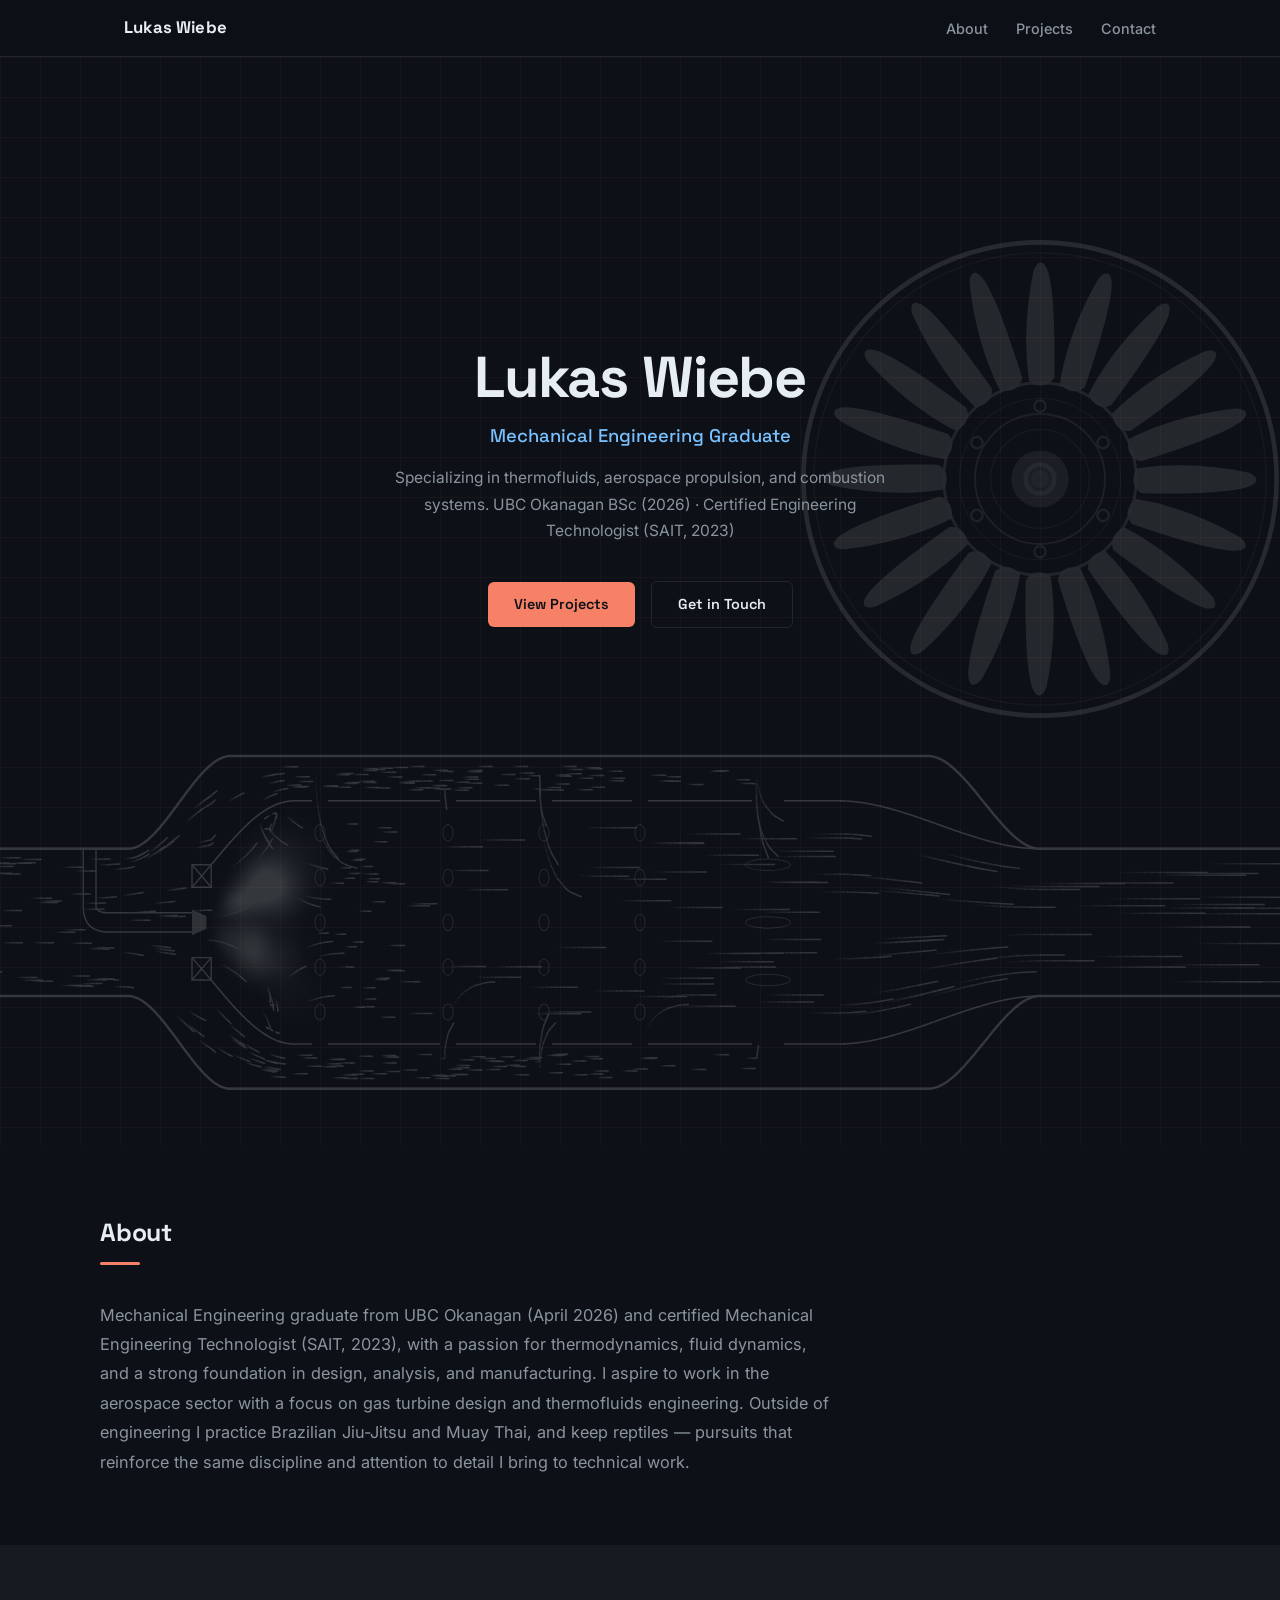
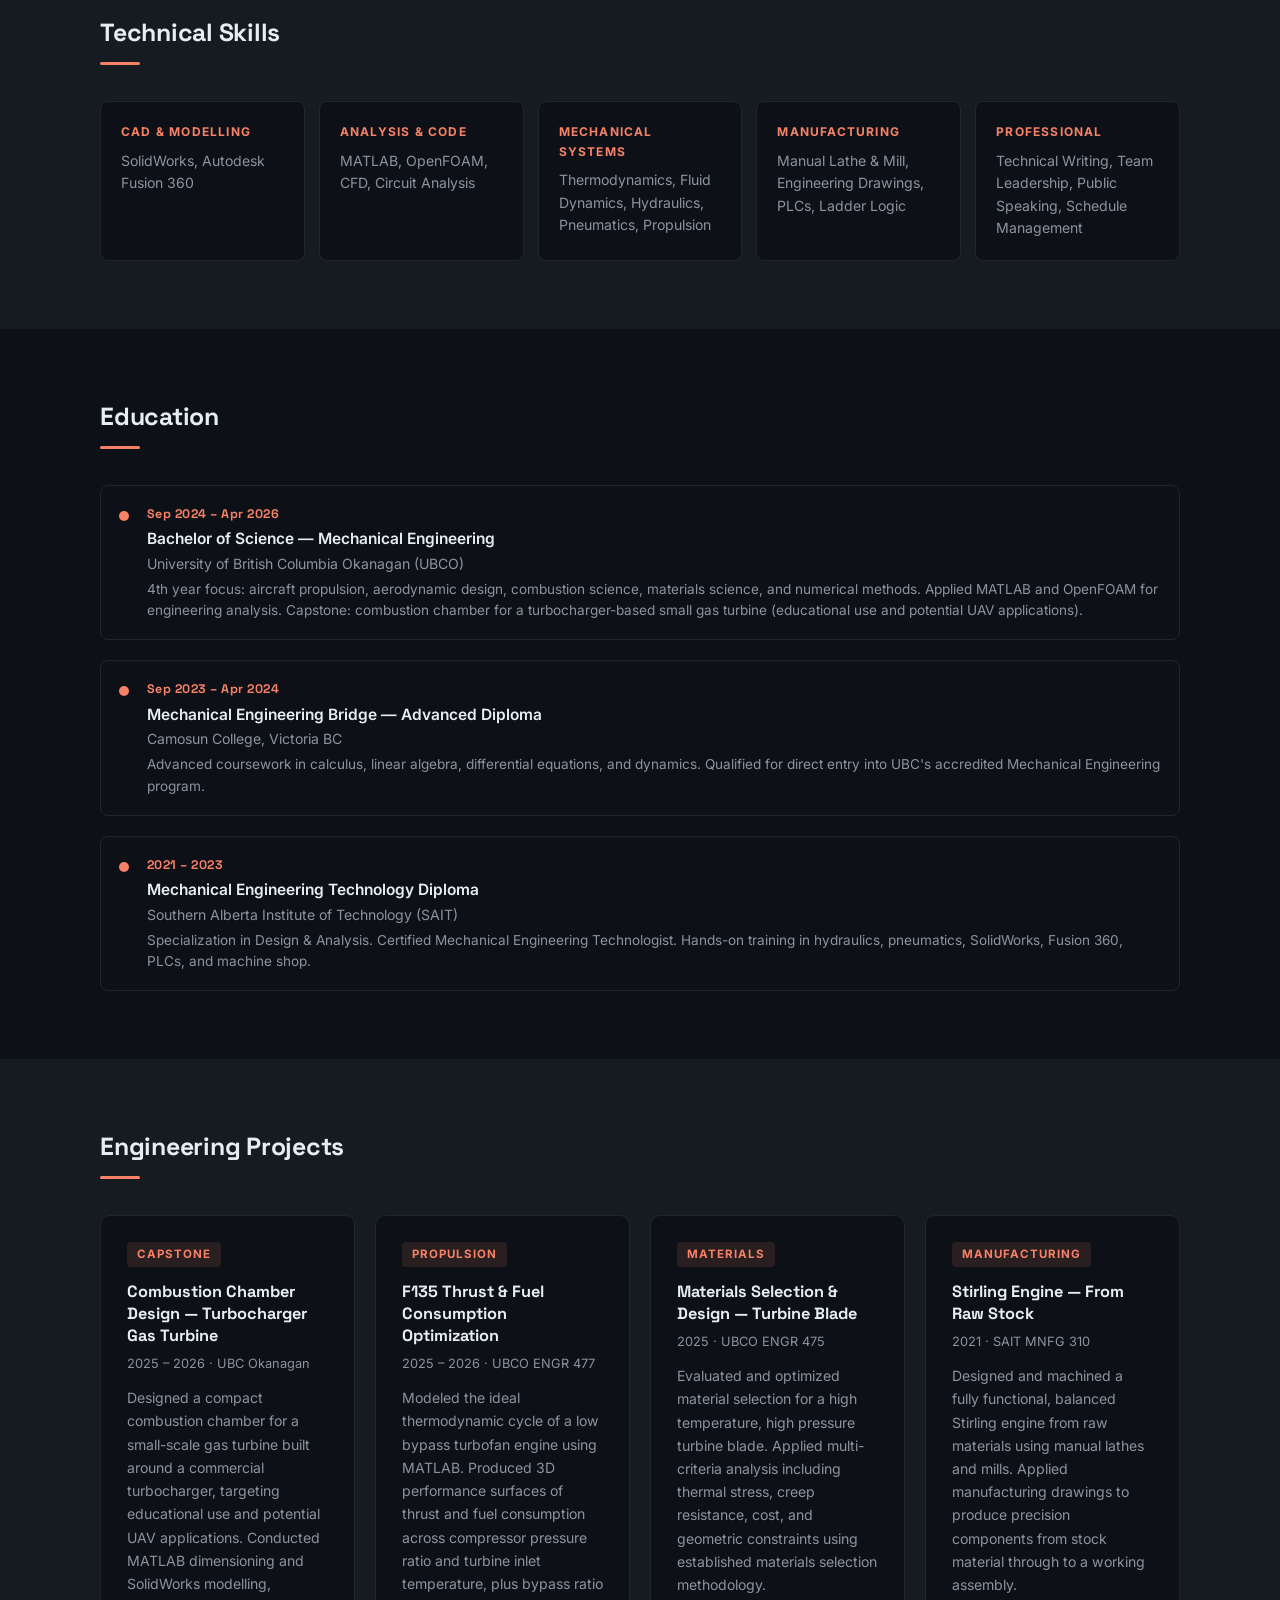
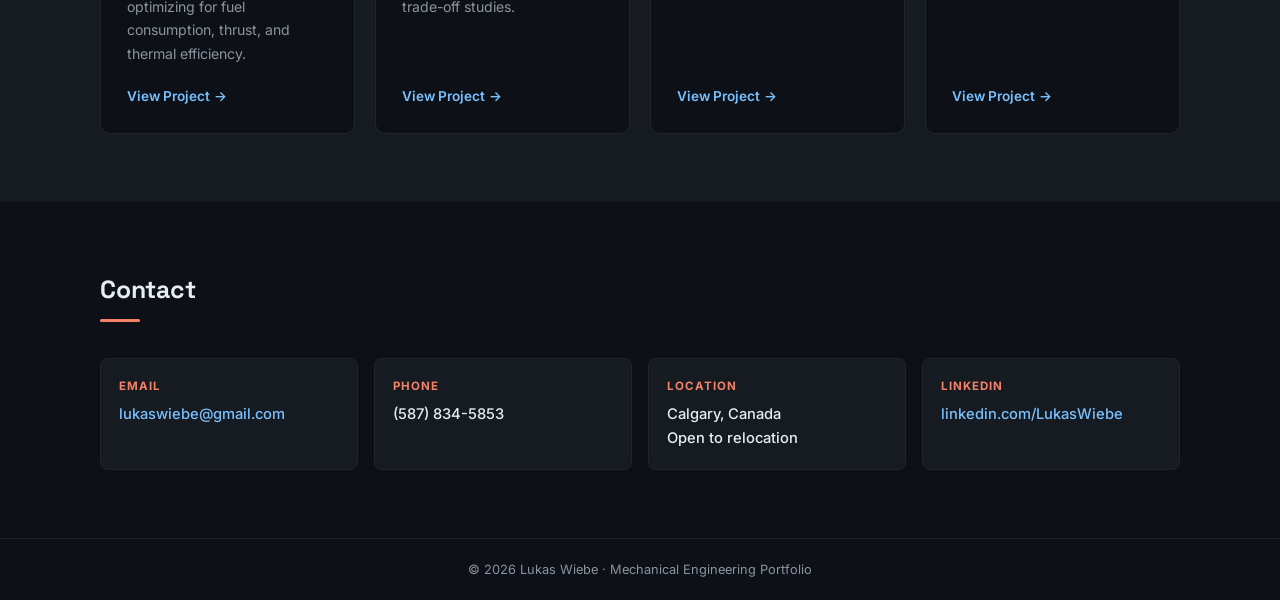
<file: index.html>
<!DOCTYPE html>
<html lang="en">
<head>
  <meta charset="UTF-8">
  <meta name="viewport" content="width=device-width, initial-scale=1.0">
  <title>Lukas Wiebe — Mechanical Engineering Portfolio</title>
  <link rel="stylesheet" href="style.css">
  <!-- Combustor styles (kept inline alongside its markup and script) -->
  <style>
    /* ─── COMBUSTOR ─── */
    /* Continues the hero's background and grid below it. Script pulls it up into the hero's
       empty bottom space (stopping short of the turbine) and aligns the grid. */
    .combustor-band {
      position: relative;
      z-index: 2;
      background-color: var(--bg);
      background-image:
        linear-gradient(rgba(247,129,102,0.045) 1px, transparent 1px),
        linear-gradient(90deg, rgba(247,129,102,0.045) 1px, transparent 1px);
      background-size: 40px 40px;
      padding: 24px 0 56px;
      overflow: hidden;
    }

    .hero-combustor {
      position: relative;
      /* Full page width (margin percentages also resolve against the band's width) */
      --cc-w: 100%;
      /* Casing sits 40/400 of the width inside the box top and bottom; trim that empty space */
      margin: calc(var(--cc-w) * -0.1) auto;
      opacity: 0.16;
      width: var(--cc-w);
      aspect-ratio: 400 / 184;
      pointer-events: none;
      z-index: 0;
    }

    .hero-combustor svg,
    .hero-combustor canvas {
      position: absolute;
      inset: 0;
      width: 100%;
      height: 100%;
    }

    /* Stroke widths are screen pixels, so lines stay crisp and thin at full page width */
    .hero-combustor svg * {
      vector-effect: non-scaling-stroke;
    }

    @media (max-width: 720px) {
      .combustor-band { display: none; }
    }
  </style>
</head>
<body>

  <nav class="site-nav">
    <div class="nav-inner">
      <a class="nav-brand" href="index.html">Lukas Wiebe</a>
      <ul class="nav-links">
        <li><a href="#about">About</a></li>
        <li><a href="#projects">Projects</a></li>
        <li><a href="#contact">Contact</a></li>
      </ul>
    </div>
  </nav>

  <!-- HERO -->
  <section class="hero">

    <!-- Realistic jet turbine rotor (airfoil blades, disc, casing) -->
    <svg class="hero-turbine" viewBox="0 0 200 200" xmlns="http://www.w3.org/2000/svg" aria-hidden="true">
      <defs>
        <!--
          One compressor airfoil blade, in local coords centred at (0,0).
          Blade points up (toward negative-y). Leading edge on left (negative-x),
          trailing edge on right (positive-x). Shape tapers from ~9 px chord at root
          to ~5 px at tip. Camber line sweeps slightly from root to tip (realistic twist).
        -->
        <path id="tb"
          d="M -4,-37
             C -6.5,-52 -5,-68 -2.5,-80
             C -1.5,-83 0.5,-84.5 2,-82
             C 4.5,-79 6,-64 5.5,-39
             Q 2.5,-34 -4,-37 Z"/>
      </defs>

      <!-- Static outer annular casing -->
      <circle cx="100" cy="100" r="91"  fill="none" stroke="white" stroke-width="1.8"/>
      <circle cx="100" cy="100" r="87"  fill="none" stroke="white" stroke-width="0.5" opacity="0.35"/>

      <!-- Static group: places rotor at SVG centre -->
      <g transform="translate(100,100)">
      <!-- Animated inner group: spins around its own centre (0,0 local = 100,100 SVG) -->
      <g class="spin-slow">

        <!-- 20 cambered airfoil blades at 18° intervals -->
        <use href="#tb" fill="white" opacity="0.92"/>
        <use href="#tb" fill="white" opacity="0.92" transform="rotate(18)"/>
        <use href="#tb" fill="white" opacity="0.92" transform="rotate(36)"/>
        <use href="#tb" fill="white" opacity="0.92" transform="rotate(54)"/>
        <use href="#tb" fill="white" opacity="0.92" transform="rotate(72)"/>
        <use href="#tb" fill="white" opacity="0.92" transform="rotate(90)"/>
        <use href="#tb" fill="white" opacity="0.92" transform="rotate(108)"/>
        <use href="#tb" fill="white" opacity="0.92" transform="rotate(126)"/>
        <use href="#tb" fill="white" opacity="0.92" transform="rotate(144)"/>
        <use href="#tb" fill="white" opacity="0.92" transform="rotate(162)"/>
        <use href="#tb" fill="white" opacity="0.92" transform="rotate(180)"/>
        <use href="#tb" fill="white" opacity="0.92" transform="rotate(198)"/>
        <use href="#tb" fill="white" opacity="0.92" transform="rotate(216)"/>
        <use href="#tb" fill="white" opacity="0.92" transform="rotate(234)"/>
        <use href="#tb" fill="white" opacity="0.92" transform="rotate(252)"/>
        <use href="#tb" fill="white" opacity="0.92" transform="rotate(270)"/>
        <use href="#tb" fill="white" opacity="0.92" transform="rotate(288)"/>
        <use href="#tb" fill="white" opacity="0.92" transform="rotate(306)"/>
        <use href="#tb" fill="white" opacity="0.92" transform="rotate(324)"/>
        <use href="#tb" fill="white" opacity="0.92" transform="rotate(342)"/>

        <!-- Rotor disc (concentric detail rings, like a real compressor disc) -->
        <circle cx="0" cy="0" r="37"  fill="none" stroke="white" stroke-width="1.1" opacity="0.8"/>
        <circle cx="0" cy="0" r="31"  fill="none" stroke="white" stroke-width="0.4" opacity="0.4"/>
        <circle cx="0" cy="0" r="25"  fill="none" stroke="white" stroke-width="0.7" opacity="0.65"/>
        <circle cx="0" cy="0" r="19"  fill="none" stroke="white" stroke-width="0.4" opacity="0.45"/>

        <!-- Bolt circle — 6 fasteners at r=28 (structural disc feature) -->
        <circle cx="0"    cy="-28" r="2.2" fill="none" stroke="white" stroke-width="0.9" opacity="0.7"/>
        <circle cx="0"    cy="-28" r="2.2" fill="none" stroke="white" stroke-width="0.9" opacity="0.7" transform="rotate(60)"/>
        <circle cx="0"    cy="-28" r="2.2" fill="none" stroke="white" stroke-width="0.9" opacity="0.7" transform="rotate(120)"/>
        <circle cx="0"    cy="-28" r="2.2" fill="none" stroke="white" stroke-width="0.9" opacity="0.7" transform="rotate(180)"/>
        <circle cx="0"    cy="-28" r="2.2" fill="none" stroke="white" stroke-width="0.9" opacity="0.7" transform="rotate(240)"/>
        <circle cx="0"    cy="-28" r="2.2" fill="none" stroke="white" stroke-width="0.9" opacity="0.7" transform="rotate(300)"/>

        <!-- Centre hub cap -->
        <circle cx="0" cy="0" r="11" fill="white" opacity="0.55"/>
        <circle cx="0" cy="0" r="5.5" fill="none" stroke="white" stroke-width="1.8" opacity="0.95"/>
      </g><!-- end spin-slow -->
      </g><!-- end static translate -->

      <!-- Static shaft centre dot -->
      <circle cx="100" cy="100" r="3.5" fill="white" opacity="0.6"/>
    </svg>

    <!-- Hero text (z-index above the turbine) -->
    <div class="hero-content">
      <h1>Lukas Wiebe</h1>
      <p class="subtitle">Mechanical Engineering Graduate</p>
      <p class="tagline">
        Specializing in thermofluids, aerospace propulsion, and combustion systems.
        UBC Okanagan BSc (2026) · Certified Engineering Technologist (SAIT, 2023)
      </p>
      <a href="#projects" class="btn btn-primary">View Projects</a>
      <a href="#contact" class="btn btn-outline">Get in Touch</a>
    </div>

  </section>

  <!-- Combustion chamber band: sits below the hero so the turbine layout is unchanged -->
  <div class="combustor-band">
    <!-- Combustion chamber cross-section (walls drawn by script, particles on canvas) -->
    <div class="hero-combustor" aria-hidden="true">
      <svg viewBox="0 0 400 184" xmlns="http://www.w3.org/2000/svg">
        <!-- Casing and flame tube walls (paths generated from the same profile the particles follow) -->
        <path id="cc-casing" fill="none" stroke="white" stroke-width="2.4"/>
        <path id="cc-liner"  fill="none" stroke="white" stroke-width="1.6"/>
        <!-- Face-on air holes on the flame tube surface -->
        <g id="cc-holes" fill="none" stroke="white" stroke-width="1" opacity="0.6"></g>

        <!-- Fuel injector: feed pipe from the casing wall, bending onto the axis -->
        <path d="M 26,69 V 87 Q 26,95 34,95 H 60" fill="none" stroke="white" stroke-width="1.4"/>
        <path d="M 30,69 V 87 Q 30,89 34,89 H 60" fill="none" stroke="white" stroke-width="1.4"/>
        <path d="M 60,88 L 64.5,90 V 94 L 60,96 Z" fill="white" opacity="0.85"/>

        <!-- Swirl vanes either side of the injector -->
        <g fill="none" stroke="white" stroke-width="1.4">
          <rect x="60" y="74" width="6" height="7"/>
          <path d="M 60,74 L 66,81 M 66,74 L 60,81"/>
          <rect x="60" y="103" width="6" height="7"/>
          <path d="M 60,103 L 66,110 M 66,103 L 60,110"/>
        </g>
      </svg>
      <canvas></canvas>
    </div>
  </div>

  <!-- ABOUT -->
  <section class="section" id="about">
    <div class="section-inner">
      <h2 class="section-title">About</h2>
      <div class="section-divider"></div>
      <p class="about-text">
        Mechanical Engineering graduate from UBC Okanagan (April 2026) and certified Mechanical Engineering
        Technologist (SAIT, 2023), with a passion for thermodynamics, fluid dynamics, and a strong foundation
        in design, analysis, and manufacturing. I aspire to work in the aerospace sector with a focus on
        gas turbine design and thermofluids engineering. Outside of engineering I practice Brazilian Jiu-Jitsu
        and Muay Thai, and keep reptiles — pursuits that reinforce the same
        discipline and attention to detail I bring to technical work.
      </p>
    </div>
  </section>

  <!-- SKILLS -->
  <section class="section section-alt">
    <div class="section-inner">
      <h2 class="section-title">Technical Skills</h2>
      <div class="section-divider"></div>
      <div class="skills-grid">
        <div class="skill-card">
          <div class="skill-label">CAD &amp; Modelling</div>
          <div class="skill-items">SolidWorks, Autodesk Fusion 360</div>
        </div>
        <div class="skill-card">
          <div class="skill-label">Analysis &amp; Code</div>
          <div class="skill-items">MATLAB, OpenFOAM, CFD, Circuit Analysis</div>
        </div>
        <div class="skill-card">
          <div class="skill-label">Mechanical Systems</div>
          <div class="skill-items">Thermodynamics, Fluid Dynamics, Hydraulics, Pneumatics, Propulsion</div>
        </div>
        <div class="skill-card">
          <div class="skill-label">Manufacturing</div>
          <div class="skill-items">Manual Lathe &amp; Mill, Engineering Drawings, PLCs, Ladder Logic</div>
        </div>
        <div class="skill-card">
          <div class="skill-label">Professional</div>
          <div class="skill-items">Technical Writing, Team Leadership, Public Speaking, Schedule Management</div>
        </div>
      </div>
    </div>
  </section>

  <!-- EDUCATION -->
  <section class="section">
    <div class="section-inner">
      <h2 class="section-title">Education</h2>
      <div class="section-divider"></div>
      <div class="edu-list">
        <div class="edu-item">
          <div class="edu-dot"></div>
          <div>
            <div class="edu-year">Sep 2024 – Apr 2026</div>
            <div class="edu-degree">Bachelor of Science — Mechanical Engineering</div>
            <div class="edu-school">University of British Columbia Okanagan (UBCO)</div>
            <div class="edu-notes">
              4th year focus: aircraft propulsion, aerodynamic design, combustion science, materials science,
              and numerical methods. Applied MATLAB and OpenFOAM for engineering analysis.
              Capstone: combustion chamber for a turbocharger-based small gas turbine (educational use and potential UAV applications).
            </div>
          </div>
        </div>
        <div class="edu-item">
          <div class="edu-dot"></div>
          <div>
            <div class="edu-year">Sep 2023 – Apr 2024</div>
            <div class="edu-degree">Mechanical Engineering Bridge — Advanced Diploma</div>
            <div class="edu-school">Camosun College, Victoria BC</div>
            <div class="edu-notes">
              Advanced coursework in calculus, linear algebra, differential equations, and dynamics.
              Qualified for direct entry into UBC's accredited Mechanical Engineering program.
            </div>
          </div>
        </div>
        <div class="edu-item">
          <div class="edu-dot"></div>
          <div>
            <div class="edu-year">2021 – 2023</div>
            <div class="edu-degree">Mechanical Engineering Technology Diploma</div>
            <div class="edu-school">Southern Alberta Institute of Technology (SAIT)</div>
            <div class="edu-notes">
              Specialization in Design &amp; Analysis. Certified Mechanical Engineering Technologist.
              Hands-on training in hydraulics, pneumatics, SolidWorks, Fusion 360, PLCs, and machine shop.
            </div>
          </div>
        </div>
      </div>
    </div>
  </section>

  <!-- PROJECTS -->
  <section class="section section-alt" id="projects">
    <div class="section-inner">
      <h2 class="section-title">Engineering Projects</h2>
      <div class="section-divider"></div>
      <div class="project-grid">

        <div class="project-card">
          <span class="project-tag">Capstone</span>
          <h3>Combustion Chamber Design — Turbocharger Gas Turbine</h3>
          <div class="project-year">2025 – 2026 · UBC Okanagan</div>
          <p>
            Designed a compact combustion chamber for a small-scale gas turbine built around a commercial
            turbocharger, targeting educational use and potential UAV applications. Conducted MATLAB dimensioning and
            SolidWorks modelling, optimizing for fuel consumption, thrust, and thermal efficiency.
          </p>
          <a class="card-link" href="projects/combustion-chamber.html">View Project</a>
        </div>

        <div class="project-card">
          <span class="project-tag">Propulsion</span>
          <h3>F135 Thrust &amp; Fuel Consumption Optimization</h3>
          <div class="project-year">2025 – 2026 · UBCO ENGR 477</div>
          <p>
            Modeled the ideal thermodynamic cycle of a low bypass turbofan engine using MATLAB.
            Produced 3D performance surfaces of thrust and fuel consumption across compressor pressure
            ratio and turbine inlet temperature, plus bypass ratio trade-off studies.
          </p>
          <a class="card-link" href="projects/f135-optimization.html">View Project</a>
        </div>

        <div class="project-card">
          <span class="project-tag">Materials</span>
          <h3>Materials Selection &amp; Design — Turbine Blade</h3>
          <div class="project-year">2025 · UBCO ENGR 475</div>
          <p>
            Evaluated and optimized material selection for a high temperature, high pressure turbine blade.
            Applied multi-criteria analysis including thermal stress, creep resistance, cost, and
            geometric constraints using established materials selection methodology.
          </p>
          <a class="card-link" href="projects/materials-selection.html">View Project</a>
        </div>

        <div class="project-card">
          <span class="project-tag">Manufacturing</span>
          <h3>Stirling Engine — From Raw Stock</h3>
          <div class="project-year">2021 · SAIT MNFG 310</div>
          <p>
            Designed and machined a fully functional, balanced Stirling engine from raw materials using
            manual lathes and mills. Applied manufacturing drawings to produce precision components
            from stock material through to a working assembly.
          </p>
          <a class="card-link" href="projects/stirling-engine.html">View Project</a>
        </div>

      </div>
    </div>
  </section>

  <!-- CONTACT -->
  <section class="section" id="contact">
    <div class="section-inner">
      <h2 class="section-title">Contact</h2>
      <div class="section-divider"></div>
      <div class="contact-grid">
        <div class="contact-item">
          <div class="contact-type">Email</div>
          <div class="contact-value">
            <a href="mailto:lukaswiebe@gmail.com">lukaswiebe@gmail.com</a>
          </div>
        </div>
        <div class="contact-item">
          <div class="contact-type">Phone</div>
          <div class="contact-value">(587) 834-5853</div>
        </div>
        <div class="contact-item">
          <div class="contact-type">Location</div>
          <div class="contact-value">Calgary, Canada<br>Open to relocation</div>
        </div>
        <div class="contact-item">
          <div class="contact-type">Linkedin</div>
          <div class="contact-value">
            <a href="https://www.linkedin.com/in/lukaswiebe/" target="_blank" rel="noopener">linkedin.com/LukasWiebe</a>
          </div>
        </div>
      </div>
    </div>
  </section>

  <footer>
    <p>© 2026 Lukas Wiebe · Mechanical Engineering Portfolio</p>
  </footer>

  <!-- Combustor flow animation -->
  <script>
  (function () {
    const root = document.querySelector('.hero-combustor');
    if (!root) return;

    const CY = 92;          // centreline (viewBox units)
    const U = 34;           // inlet velocity, viewBox units per second
    const VB_W = 400, VB_H = 184;
    const TAU = Math.PI * 2;
    const HIST = 10;        // trail length in frames

    const clamp = (t, a, b) => Math.min(b, Math.max(a, t));
    const smooth = t => { t = clamp(t, 0, 1); return t * t * (3 - 2 * t); };
    const ramp = (x, x0, x1, a, b) => a + (b - a) * smooth((x - x0) / (x1 - x0));
    const rand = (a, b) => a + Math.random() * (b - a);

    // Half-heights of the outer casing and the flame tube along the axis
    function casing(x) {
      if (x < 40) return 23;
      if (x < 72) return ramp(x, 40, 72, 23, 52);
      if (x < 290) return 52;
      if (x < 325) return ramp(x, 290, 325, 52, 23);
      return 23;
    }
    function liner(x) {
      if (x < 66) return ramp(x, 30, 66, 12, 18);   // upstream: dividing line between core and annulus air
      if (x < 92) return 18 + 20 * Math.sin((Math.PI / 2) * (x - 66) / 26);   // dome from the swirler outer corners
      if (x < 262) return 38;
      if (x < 325) return ramp(x, 262, 325, 38, 23);
      return 23;
    }

    // Primary, secondary and dilution holes: where annulus air jets into the flame tube
    const HOLES = [
      { x: 100, w: 5,  share: 0.15, depth: [0.10, 0.50] },
      { x: 140, w: 5,  share: 0.15, depth: [0.20, 0.75] },
      { x: 170, w: 5,  share: 0.15, depth: [0.20, 0.75] },
      { x: 200, w: 5,  share: 0.15, depth: [0.20, 0.75] },
      { x: 240, w: 10, share: 0.40, depth: [0.30, 0.85] }
    ];

    // Core gas is slow in the recirculation zone, then accelerates through the flame
    // as it heats and expands, again with dilution air, and finally in the exit nozzle
    function coreSpeed(x) {
      if (x < 72) return ramp(x, 60, 72, 1, 0.55);
      if (x < 110) return 0.55;
      if (x < 165) return ramp(x, 110, 165, 0.55, 2.4);
      if (x < 262) return ramp(x, 165, 262, 2.4, 2.8);
      return ramp(x, 262, 330, 2.8, 4.4);
    }
    const annulusSpeed = x => ramp(x, 40, 75, 1, 0.75);

    // ── Static geometry ──
    function wallPath(fn, x0, x1, gaps) {
      let d = '';
      for (const side of [-1, 1]) {
        let pen = false;
        for (let x = x0; x <= x1; x += 0.25) {
          const inGap = gaps.some(g => Math.abs(x - g.x) < g.w / 2);
          if (inGap) { pen = false; continue; }
          d += (pen ? 'L' : 'M') + x.toFixed(2) + ',' + (CY + side * fn(x)).toFixed(2) + ' ';
          pen = true;
        }
      }
      return d;
    }
    root.querySelector('#cc-casing').setAttribute('d', wallPath(casing, 0, 400, []));
    root.querySelector('#cc-liner').setAttribute('d', wallPath(liner, 66, 325, HOLES));

    const holeGroup = root.querySelector('#cc-holes');
    const NS = 'http://www.w3.org/2000/svg';
    for (const h of HOLES) {
      const slot = h.w > 5;
      const rows = slot ? [-18, 0, 18] : [-28, -14, 0, 14, 28];
      for (const dy of rows) {
        const e = document.createElementNS(NS, 'ellipse');
        e.setAttribute('cx', h.x);
        e.setAttribute('cy', CY + dy);
        e.setAttribute('rx', slot ? 7 : 1.6);
        e.setAttribute('ry', slot ? 1.8 : 2.6);
        holeGroup.appendChild(e);
      }
    }

    // ── Fluid particles ──
    function pickHole() {
      let r = Math.random();
      for (const h of HOLES) { if ((r -= h.share) <= 0) return h; }
      return HOLES[HOLES.length - 1];
    }

    function spawn(p, x) {
      p.x = x;
      p.side = Math.random() < 0.5 ? -1 : 1;
      p.hist = [];
      if (Math.random() < 0.3) {
        // Core air: through the swirler, round the recirculation vortex, out through the flame
        p.type = 'core';
        p.s = rand(0.05, 0.9);
        p.R = rand(7, 11);
        p.span = rand(32, 42);
        p.th = 0;
        p.loop = true;
      } else {
        // Annulus air: around the flame tube, then in through one of the holes
        p.type = 'ann';
        p.s = rand(0.15, 0.85);
        p.hole = pickHole();
        p.jet = -1;
      }
      return p;
    }

    function step(p, dt) {
      if (p.type === 'core') {
        p.x += coreSpeed(p.x) * U * dt;
        let r = p.s * 0.9 * liner(p.x);
        let x = p.x;
        if (p.loop && p.x > 66) {
          p.th = TAU * clamp((p.x - 66) / p.span, 0, 1);
          if (p.th >= TAU) p.loop = false;
          x += p.R * Math.sin(p.th);
          r += p.R * (1 - Math.cos(p.th));
          r = Math.min(r, liner(x) - 2.5);
        }
        p.dx = x; p.dy = CY + p.side * r;
      } else if (p.jet < 0) {
        p.x += annulusSpeed(p.x) * U * dt;
        const inner = liner(p.x) + 1.5;
        const r = inner + p.s * (casing(p.x) - 1.5 - inner);
        if (p.x >= p.hole.x - p.hole.w / 2 + 1) {
          p.jet = 0; p.x0 = p.x; p.r0 = r;
          p.rt = rand(p.hole.depth[0], p.hole.depth[1]) * liner(p.hole.x);
        }
        p.dx = p.x; p.dy = CY + p.side * r;
      } else {
        // Jet: plunges radially through the hole, bending downstream
        p.jet = Math.min(1, p.jet + dt * U * 1.7 / 16);
        const t = p.jet;
        p.x = p.x0 + 16 * t * t;
        const r = p.r0 + (p.rt - p.r0) * (1 - (1 - t) * (1 - t));
        if (t >= 1) {
          p.type = 'core';
          p.loop = false;
          p.s = r / (0.9 * liner(p.x));
        }
        p.dx = p.x; p.dy = CY + p.side * r;
      }
      if (p.dx > VB_W + 10) spawn(p, rand(-30, 0));
    }

    const particles = [];
    for (let i = 0; i < 450; i++) particles.push(spawn({}, rand(-420, 0)));
    for (let t = 0; t < 14; t += 1 / 30) particles.forEach(p => step(p, 1 / 30));
    particles.forEach(p => { p.hist = []; });

    // ── Flame: soft white puffs leaving the injector and stretching downstream ──
    const flame = [];
    let flameAcc = 0;
    function stepFlame(dt) {
      flameAcc += dt * 90;
      while (flameAcc > 1) {
        flameAcc -= 1;
        flame.push({
          x: rand(64, 67), r: rand(0, 3), side: Math.random() < 0.5 ? -1 : 1,
          vr: rand(4, 20), life: 0, max: rand(0.9, 1.6), size: rand(2.5, 4.5)
        });
      }
      for (let i = flame.length - 1; i >= 0; i--) {
        const f = flame[i];
        f.life += dt;
        if (f.life > f.max) { flame.splice(i, 1); continue; }
        f.x += coreSpeed(f.x) * U * dt * 1.1;
        f.r = Math.min(f.r + f.vr * dt, liner(f.x) - 6);
      }
    }

    // ── Rendering ──
    const canvas = root.querySelector('canvas');
    const ctx = canvas.getContext('2d');
    let k = 1;
    function resize() {
      const dpr = window.devicePixelRatio || 1;
      const w = root.clientWidth;
      canvas.width = Math.round(w * dpr);
      canvas.height = Math.round(w * dpr * VB_H / VB_W);
      k = canvas.width / VB_W;
    }
    new ResizeObserver(resize).observe(root);
    resize();

    // Pull the band up into the hero's empty bottom space, leaving 16px under the turbine's
    // outer ring and the buttons, then line its grid up with the hero grid it overlaps
    const hero = document.querySelector('.hero');
    const heroContent = hero.querySelector('.hero-content');
    const turbine = hero.querySelector('.hero-turbine');
    const band = root.parentElement;
    function placeBand() {
      const h = hero.getBoundingClientRect();
      let lowest = heroContent.getBoundingClientRect().bottom;
      const t = turbine && turbine.getBoundingClientRect();
      if (t && t.width > 0) lowest = Math.max(lowest, t.top + t.height * (100 + 91) / 200);
      const pull = Math.max(0, Math.floor(h.bottom - lowest - 16));
      band.style.marginTop = -pull + 'px';
      band.style.backgroundPosition = '0 ' + ((h.height - pull) % 40) + 'px';
    }
    new ResizeObserver(placeBand).observe(hero);
    if (document.fonts) document.fonts.ready.then(placeBand);

    function draw() {
      ctx.setTransform(1, 0, 0, 1, 0, 0);
      ctx.clearRect(0, 0, canvas.width, canvas.height);
      ctx.setTransform(k, 0, 0, k, 0, 0);

      ctx.globalCompositeOperation = 'lighter';
      for (const f of flame) {
        const a = 0.085 * Math.sin(Math.PI * f.life / f.max);
        const rad = f.size * (1 + f.life * 2.5);
        const y = CY + f.side * f.r;
        const g = ctx.createRadialGradient(f.x, y, 0, f.x, y, rad);
        g.addColorStop(0, 'rgba(255,255,255,' + a.toFixed(3) + ')');
        g.addColorStop(1, 'rgba(255,255,255,0)');
        ctx.fillStyle = g;
        ctx.beginPath();
        ctx.arc(f.x, y, rad, 0, TAU);
        ctx.fill();
      }
      ctx.globalCompositeOperation = 'source-over';

      // Streaks: each trail spans the last few frames, so faster gas draws longer lines.
      // Segments are batched by age (newest brightest) so one stroke covers every particle.
      ctx.lineCap = 'round';
      ctx.lineWidth = 1.5 * (window.devicePixelRatio || 1) / k;   // 1.5 CSS px at any size
      for (let age = 1; age < HIST; age++) {
        ctx.strokeStyle = 'rgba(255,255,255,' + (0.9 * (1 - (age - 1) / (HIST - 1))).toFixed(3) + ')';
        ctx.beginPath();
        for (const p of particles) {
          const h = p.hist, n = h.length;
          if (p.dx < 0 || n <= age) continue;
          ctx.moveTo(h[n - 1 - age][0], h[n - 1 - age][1]);
          ctx.lineTo(h[n - age][0], h[n - age][1]);
        }
        ctx.stroke();
      }
    }

    function tick(dt) {
      for (const p of particles) {
        const before = p.dx;
        step(p, dt);
        if (p.dx < before - 50) p.hist = [];   // respawned at the inlet
        p.hist.push([p.dx, p.dy]);
        if (p.hist.length > HIST) p.hist.shift();
      }
      stepFlame(dt);
      draw();
    }

    // Warm up the flame and trails so the first painted frame is already flowing
    for (let i = 0; i < 45; i++) tick(1 / 60);

    if (window.matchMedia('(prefers-reduced-motion: reduce)').matches) return;

    let visible = true, last = null;
    new IntersectionObserver(([e]) => { visible = e.isIntersecting; last = null; }).observe(root);
    function frame(now) {
      if (visible) {
        const dt = last === null ? 1 / 60 : Math.min((now - last) / 1000, 1 / 30);
        last = now;
        tick(dt);
      }
      requestAnimationFrame(frame);
    }
    requestAnimationFrame(frame);
  })();
  </script>

</body>
</html>
</file>
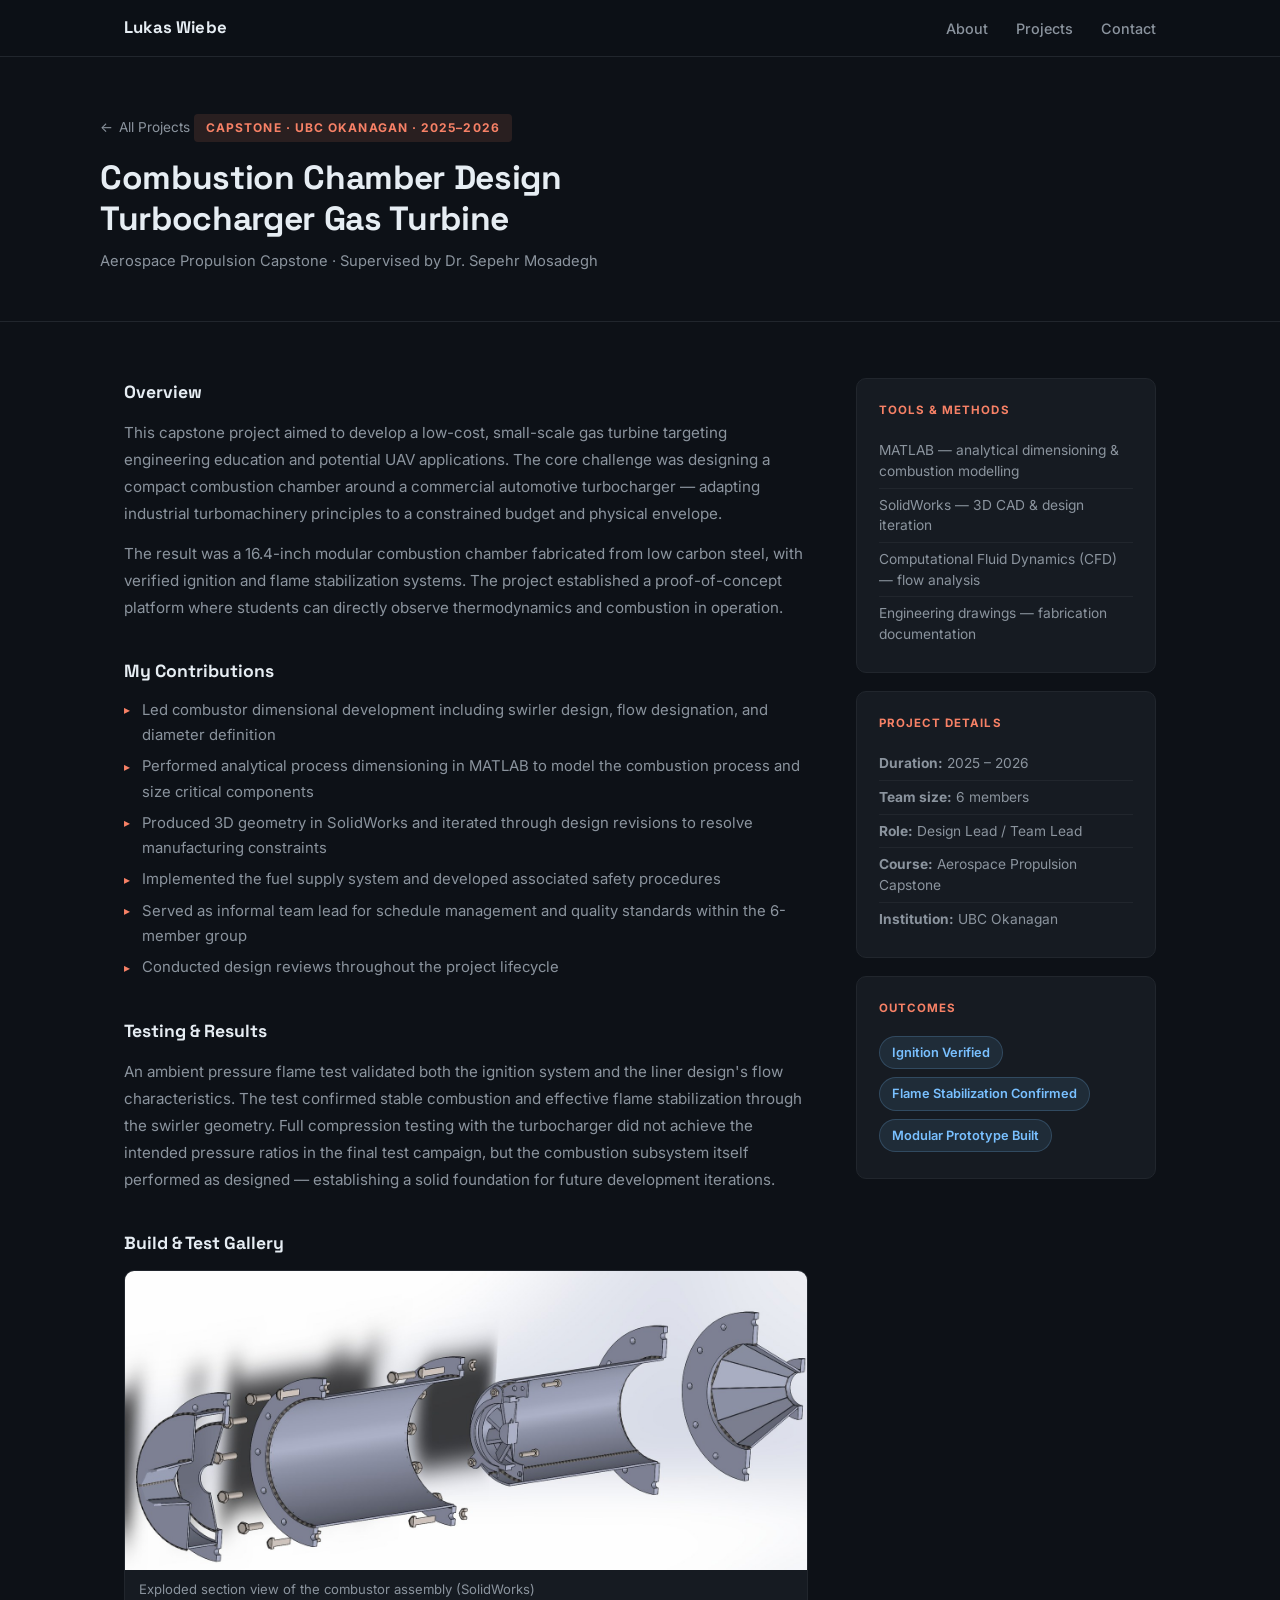
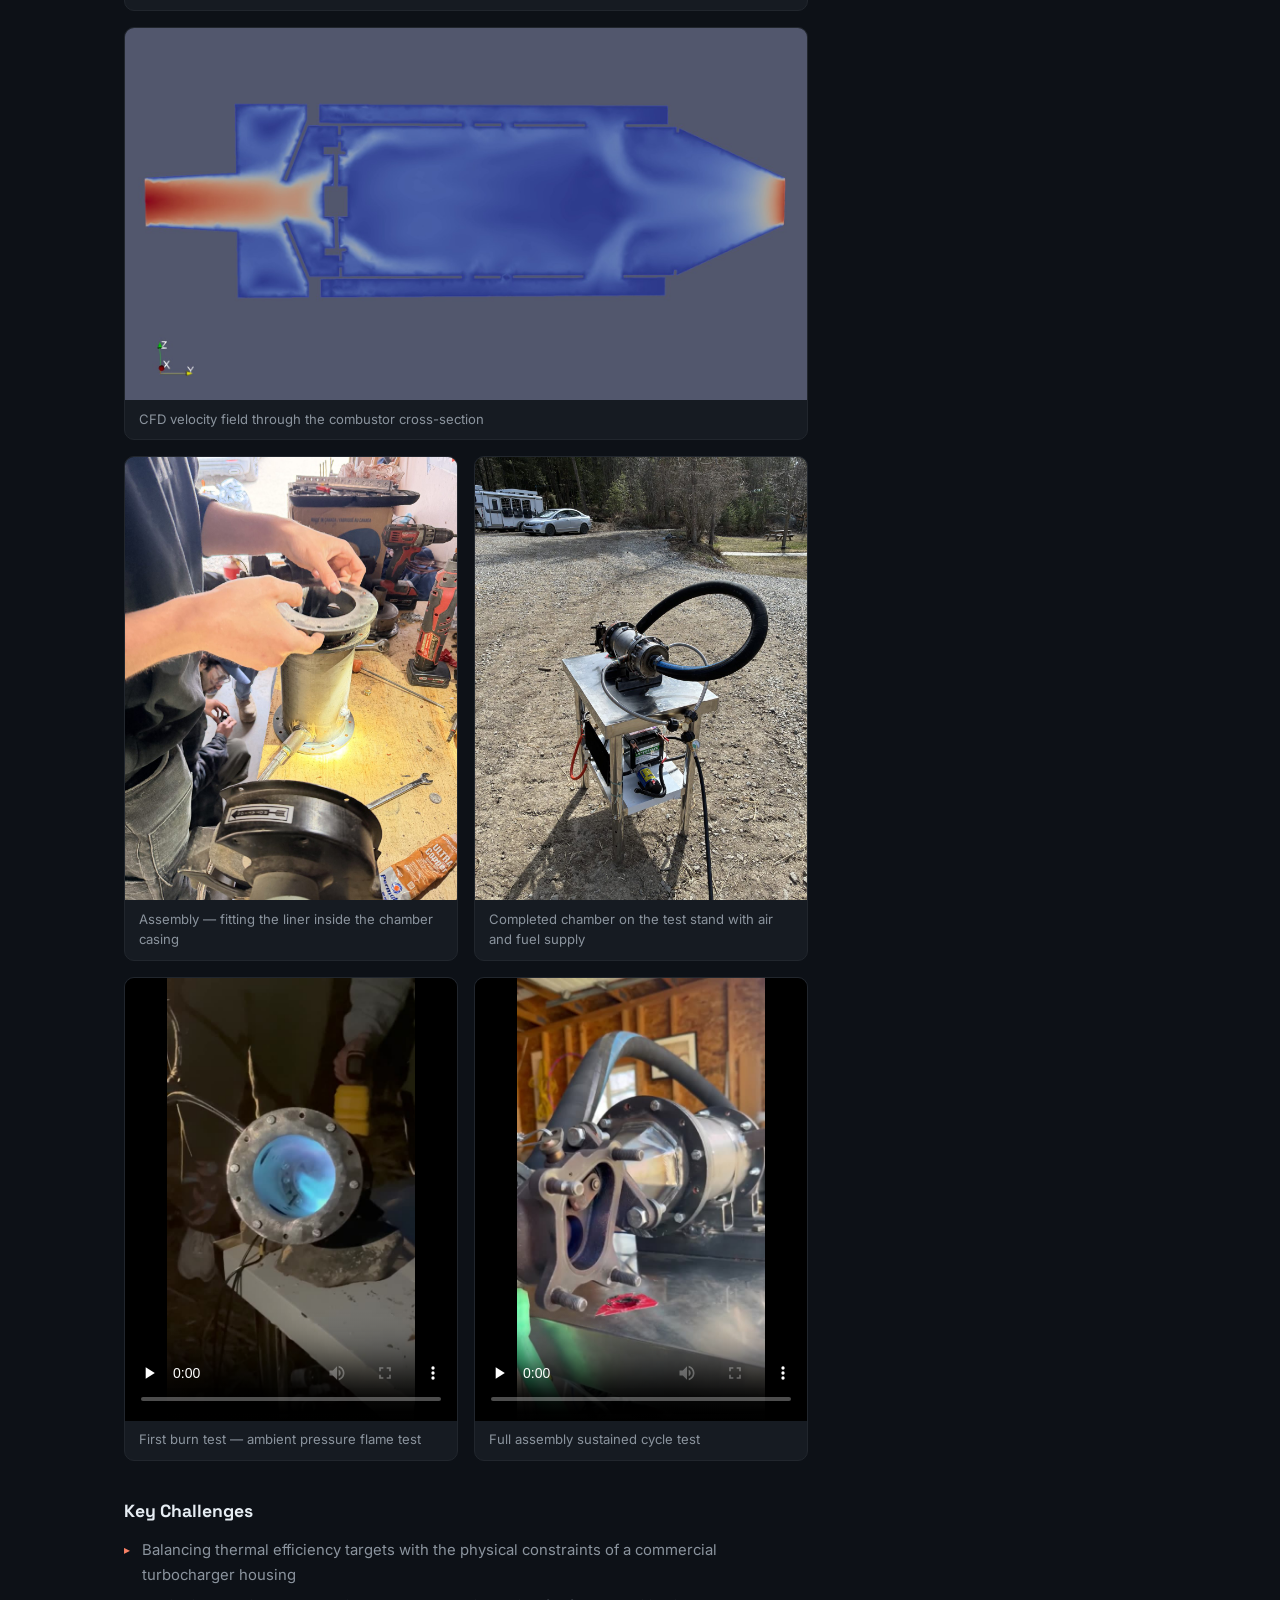
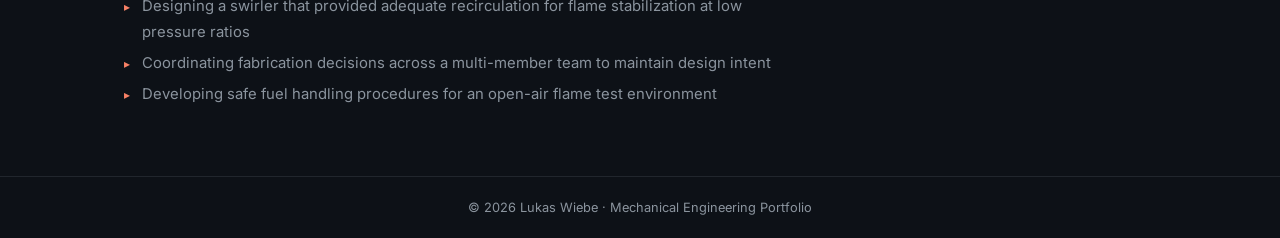
<file: projects/combustion-chamber.html>
<!DOCTYPE html>
<html lang="en">
<head>
  <meta charset="UTF-8">
  <meta name="viewport" content="width=device-width, initial-scale=1.0">
  <title>Combustion Chamber Design — Lukas Wiebe</title>
  <link rel="stylesheet" href="../style.css">
</head>
<body>

  <nav class="site-nav">
    <div class="nav-inner">
      <a class="nav-brand" href="../index.html">Lukas Wiebe</a>
      <ul class="nav-links">
        <li><a href="../index.html#about">About</a></li>
        <li><a href="../index.html#projects">Projects</a></li>
        <li><a href="../index.html#contact">Contact</a></li>
      </ul>
    </div>
  </nav>

  <div class="page-header">
    <div class="section-inner">
      <a class="back-link" href="../index.html#projects">All Projects</a>
      <div class="context-tag">Capstone · UBC Okanagan · 2025–2026</div>
      <h1>Combustion Chamber Design<br>Turbocharger Gas Turbine</h1>
      <p class="header-sub">Aerospace Propulsion Capstone · Supervised by Dr. Sepehr Mosadegh</p>
    </div>
  </div>

  <div class="detail-body">

    <div class="detail-main">

      <h2>Overview</h2>
      <p>
        This capstone project aimed to develop a low-cost, small-scale gas turbine targeting
        engineering education and potential UAV applications. The core challenge was designing a compact combustion
        chamber around a commercial automotive turbocharger — adapting industrial turbomachinery
        principles to a constrained budget and physical envelope.
      </p>
      <p>
        The result was a 16.4-inch modular combustion chamber fabricated from low carbon steel, with
        verified ignition and flame stabilization systems. The project established a proof-of-concept
        platform where students can directly observe thermodynamics and combustion in operation.
      </p>

      <h2>My Contributions</h2>
      <ul>
        <li>Led combustor dimensional development including swirler design, flow designation, and diameter definition</li>
        <li>Performed analytical process dimensioning in MATLAB to model the combustion process and size critical components</li>
        <li>Produced 3D geometry in SolidWorks and iterated through design revisions to resolve manufacturing constraints</li>
        <li>Implemented the fuel supply system and developed associated safety procedures</li>
        <li>Served as informal team lead for schedule management and quality standards within the 6-member group</li>
        <li>Conducted design reviews throughout the project lifecycle</li>
      </ul>

      <h2>Testing &amp; Results</h2>
      <p>
        An ambient pressure flame test validated both the ignition system and the liner design's flow
        characteristics. The test confirmed stable combustion and effective flame stabilization through
        the swirler geometry. Full compression testing with the turbocharger did not achieve the
        intended pressure ratios in the final test campaign, but the combustion subsystem itself
        performed as designed — establishing a solid foundation for future development iterations.
      </p>

      <h2>Build &amp; Test Gallery</h2>
      <div class="media-grid">
        <figure class="media-item media-wide">
          <a href="media/combustion-chamber-exploded-view.jpg" target="_blank" rel="noopener">
            <img src="media/combustion-chamber-exploded-view.jpg" alt="SolidWorks exploded section view of the combustion chamber assembly showing the swirler, liner, casing and exit cone" loading="lazy">
          </a>
          <figcaption>Exploded section view of the combustor assembly (SolidWorks)</figcaption>
        </figure>
        <figure class="media-item media-wide">
          <a href="media/combustion-chamber-cfd.jpg" target="_blank" rel="noopener">
            <img src="media/combustion-chamber-cfd.jpg" alt="CFD cross-section showing the velocity field through the combustion chamber from inlet to exit nozzle" loading="lazy">
          </a>
          <figcaption>CFD velocity field through the combustor cross-section</figcaption>
        </figure>
        <figure class="media-item">
          <a href="media/combustion-chamber-assembling.jpg" target="_blank" rel="noopener">
            <img src="media/combustion-chamber-assembling.jpg" alt="Fitting the liner inside the combustion chamber casing during assembly" loading="lazy">
          </a>
          <figcaption>Assembly — fitting the liner inside the chamber casing</figcaption>
        </figure>
        <figure class="media-item">
          <a href="media/combustion-chamber-assembled.jpg" target="_blank" rel="noopener">
            <img src="media/combustion-chamber-assembled.jpg" alt="Assembled combustion chamber on its test stand with air and fuel supply lines" loading="lazy">
          </a>
          <figcaption>Completed chamber on the test stand with air and fuel supply</figcaption>
        </figure>
        <figure class="media-item">
          <video controls playsinline preload="none" poster="media/combustion-chamber-first-burn-test-poster.jpg">
            <source src="media/combustion-chamber-first-burn-test.mp4" type="video/mp4">
          </video>
          <figcaption>First burn test — ambient pressure flame test</figcaption>
        </figure>
        <figure class="media-item">
          <video controls playsinline preload="none" poster="media/combustion-chamber-turbo-check-poster.jpg">
            <source src="media/combustion-chamber-turbo-check.mp4" type="video/mp4">
          </video>
          <figcaption>Full assembly sustained cycle test</figcaption>
        </figure>
      </div>

      <h2>Key Challenges</h2>
      <ul>
        <li>Balancing thermal efficiency targets with the physical constraints of a commercial turbocharger housing</li>
        <li>Designing a swirler that provided adequate recirculation for flame stabilization at low pressure ratios</li>
        <li>Coordinating fabrication decisions across a multi-member team to maintain design intent</li>
        <li>Developing safe fuel handling procedures for an open-air flame test environment</li>
      </ul>

    </div>

    <div class="detail-sidebar">

      <div class="sidebar-card">
        <h3>Tools &amp; Methods</h3>
        <ul>
          <li>MATLAB — analytical dimensioning &amp; combustion modelling</li>
          <li>SolidWorks — 3D CAD &amp; design iteration</li>
          <li>Computational Fluid Dynamics (CFD) — flow analysis</li>
          <li>Engineering drawings — fabrication documentation</li>
        </ul>
      </div>

      <div class="sidebar-card">
        <h3>Project Details</h3>
        <ul>
          <li><strong>Duration:</strong> 2025 – 2026</li>
          <li><strong>Team size:</strong> 6 members</li>
          <li><strong>Role:</strong> Design Lead / Team Lead</li>
          <li><strong>Course:</strong> Aerospace Propulsion Capstone</li>
          <li><strong>Institution:</strong> UBC Okanagan</li>
        </ul>
      </div>

      <div class="sidebar-card">
        <h3>Outcomes</h3>
        <span class="outcome-badge">Ignition Verified</span>
        <span class="outcome-badge">Flame Stabilization Confirmed</span>
        <span class="outcome-badge">Modular Prototype Built</span>
      </div>

    </div>

  </div>

  <footer>
    <p>© 2026 Lukas Wiebe · Mechanical Engineering Portfolio</p>
  </footer>

</body>
</html>
</file>
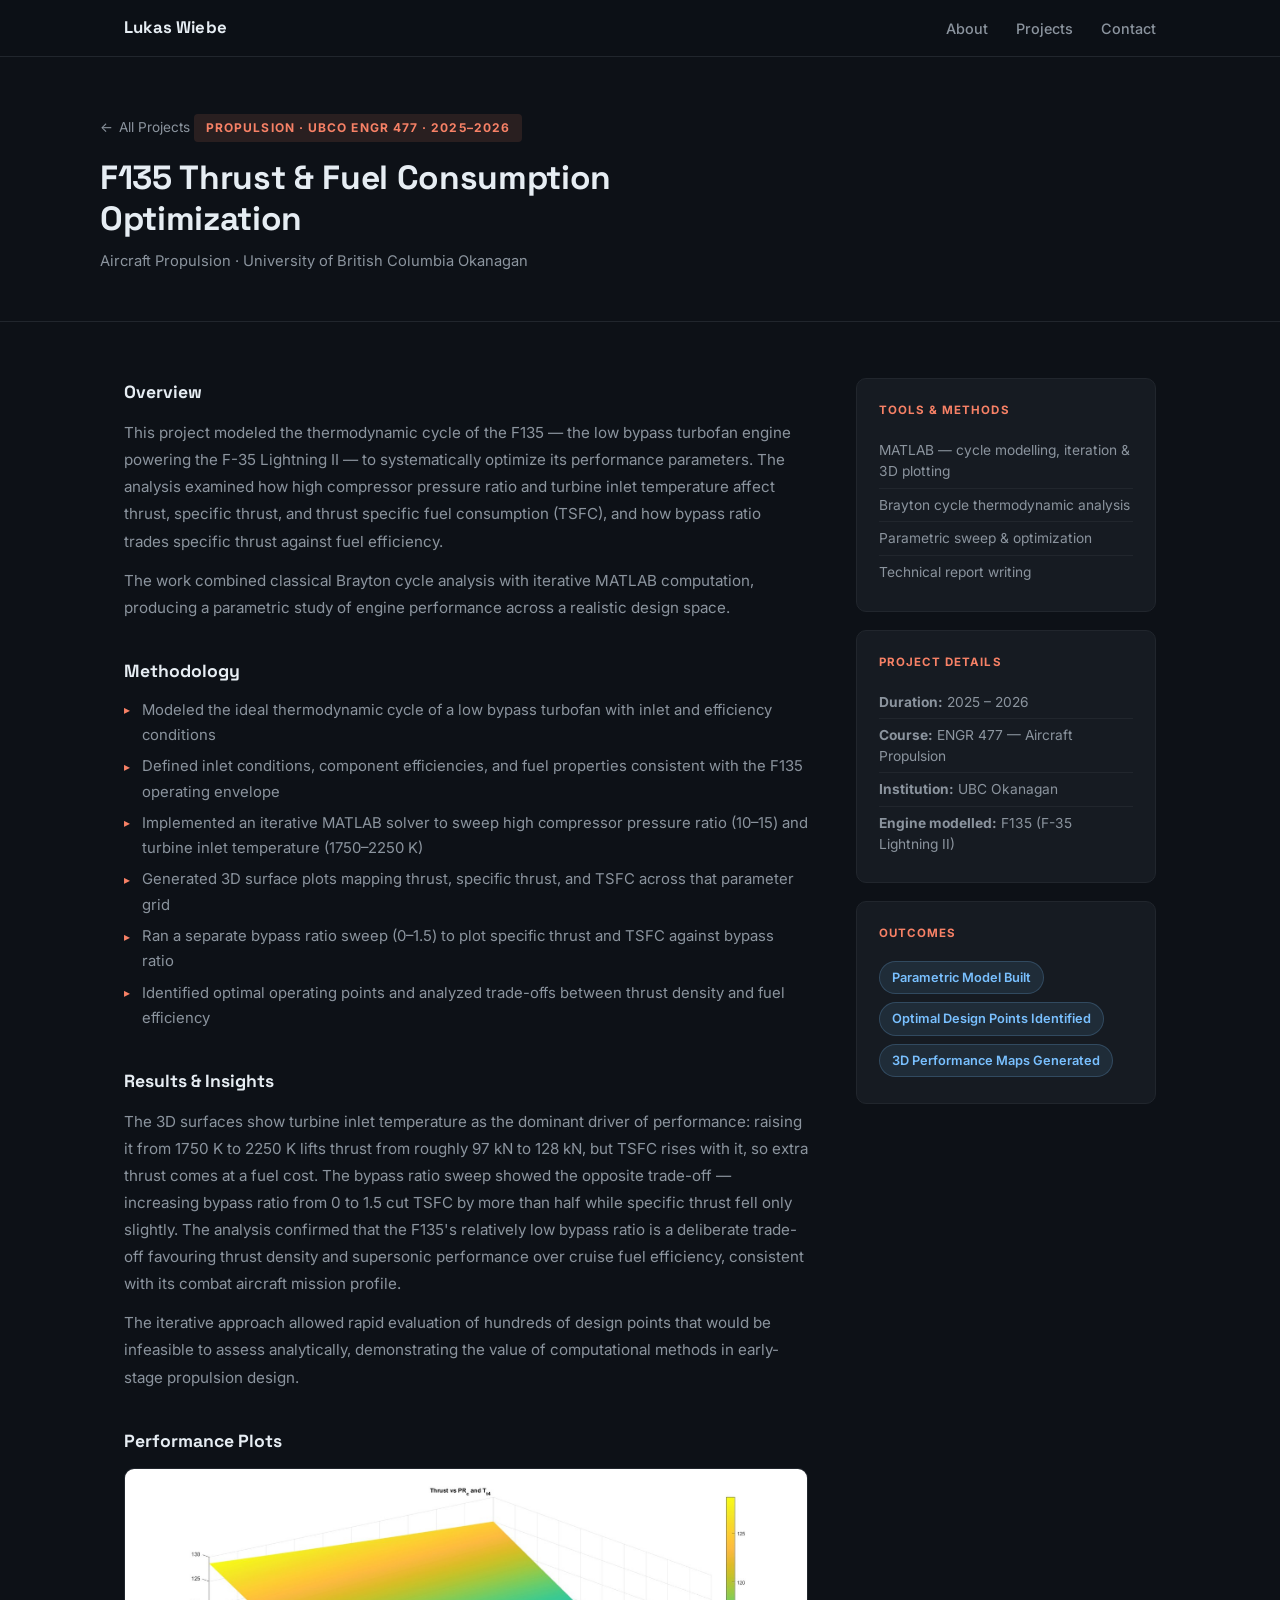
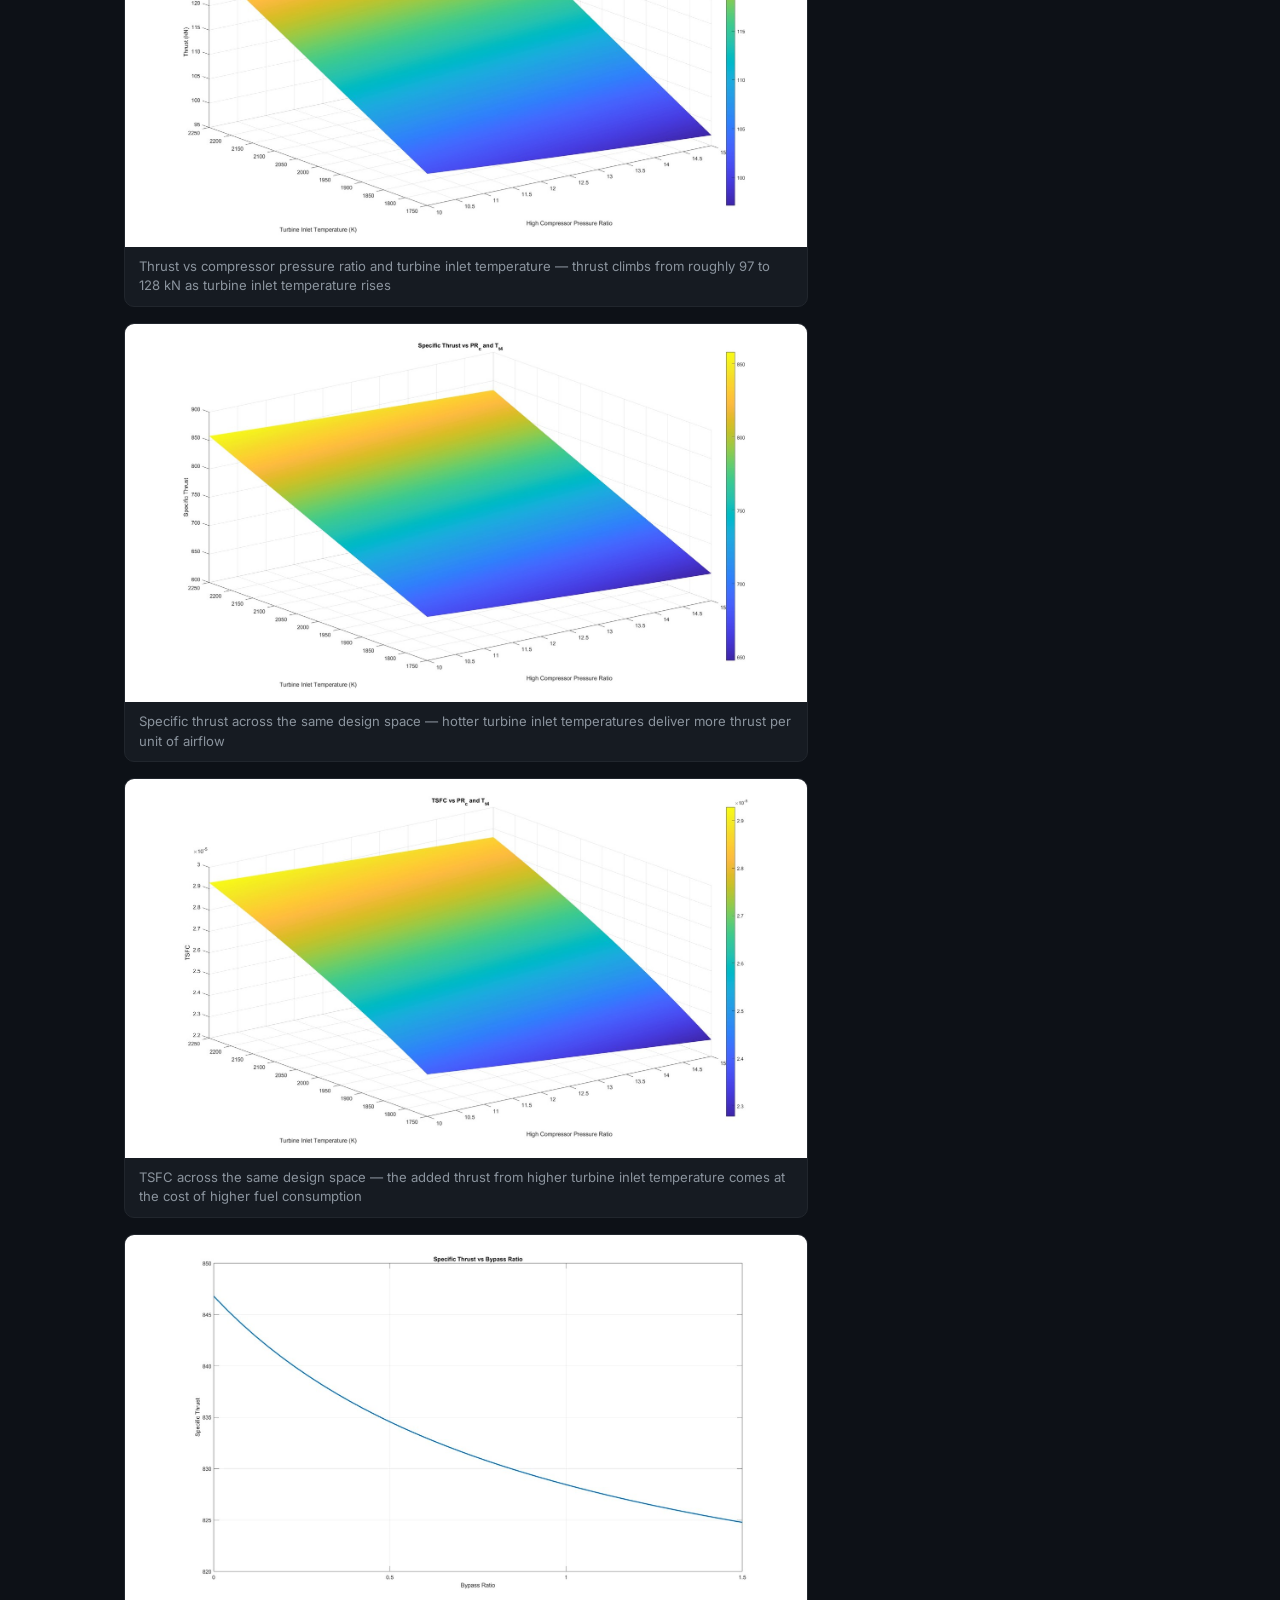
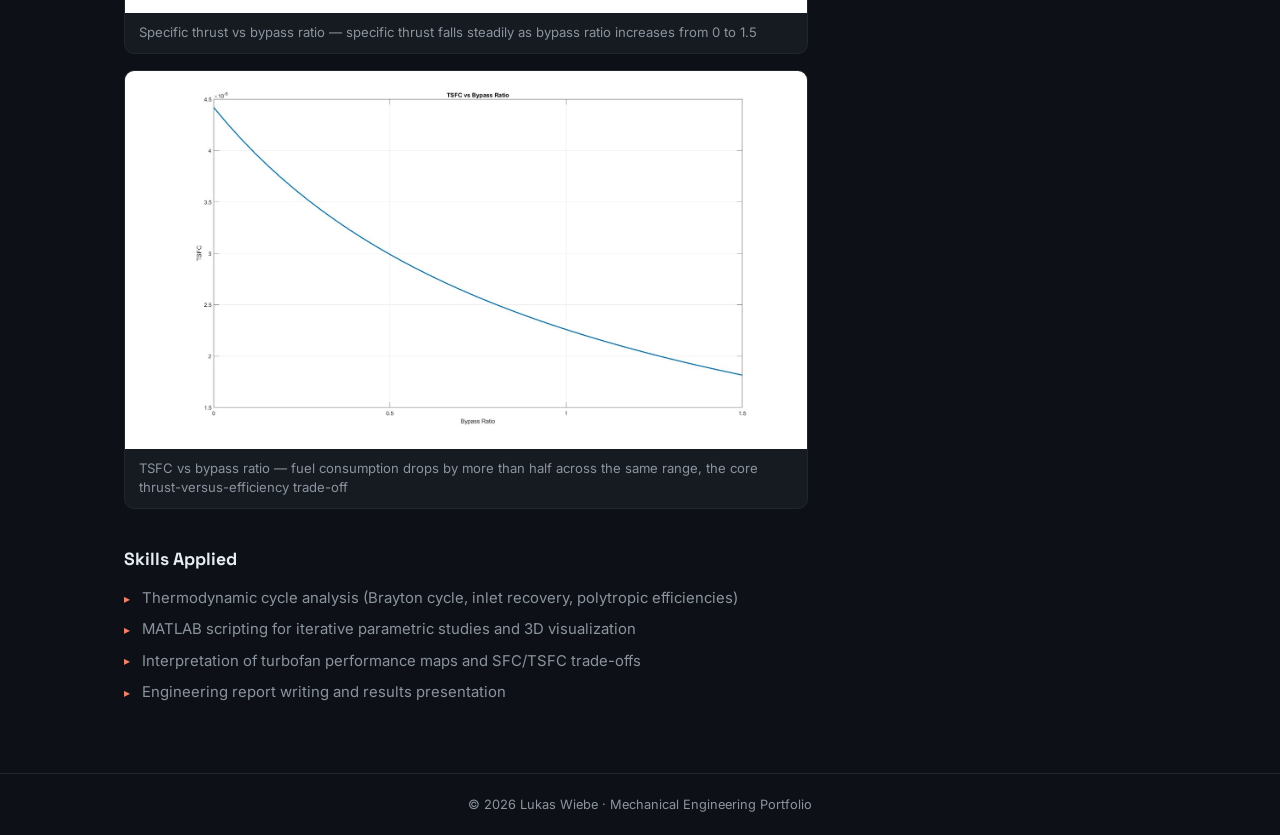
<file: projects/f135-optimization.html>
<!DOCTYPE html>
<html lang="en">
<head>
  <meta charset="UTF-8">
  <meta name="viewport" content="width=device-width, initial-scale=1.0">
  <title>F135 Turbofan Optimization — Lukas Wiebe</title>
  <link rel="stylesheet" href="../style.css">
</head>
<body>

  <nav class="site-nav">
    <div class="nav-inner">
      <a class="nav-brand" href="../index.html">Lukas Wiebe</a>
      <ul class="nav-links">
        <li><a href="../index.html#about">About</a></li>
        <li><a href="../index.html#projects">Projects</a></li>
        <li><a href="../index.html#contact">Contact</a></li>
      </ul>
    </div>
  </nav>

  <div class="page-header">
    <div class="section-inner">
      <a class="back-link" href="../index.html#projects">All Projects</a>
      <div class="context-tag">Propulsion · UBCO ENGR 477 · 2025–2026</div>
      <h1>F135 Thrust &amp; Fuel Consumption<br>Optimization</h1>
      <p class="header-sub">Aircraft Propulsion · University of British Columbia Okanagan</p>
    </div>
  </div>

  <div class="detail-body">

    <div class="detail-main">

      <h2>Overview</h2>
      <p>
        This project modeled the thermodynamic cycle of the F135 — the low bypass turbofan engine
        powering the F-35 Lightning II — to systematically optimize its performance parameters.
        The analysis examined how high compressor pressure ratio and turbine inlet temperature affect
        thrust, specific thrust, and thrust specific fuel consumption (TSFC), and how bypass ratio
        trades specific thrust against fuel efficiency.
      </p>
      <p>
        The work combined classical Brayton cycle analysis with iterative MATLAB computation, producing
        a parametric study of engine performance across a realistic design space.
      </p>

      <h2>Methodology</h2>
      <ul>
        <li>Modeled the ideal thermodynamic cycle of a low bypass turbofan with inlet and efficiency conditions</li>
        <li>Defined inlet conditions, component efficiencies, and fuel properties consistent with the F135 operating envelope</li>
        <li>Implemented an iterative MATLAB solver to sweep high compressor pressure ratio (10–15) and turbine inlet temperature (1750–2250 K)</li>
        <li>Generated 3D surface plots mapping thrust, specific thrust, and TSFC across that parameter grid</li>
        <li>Ran a separate bypass ratio sweep (0–1.5) to plot specific thrust and TSFC against bypass ratio</li>
        <li>Identified optimal operating points and analyzed trade-offs between thrust density and fuel efficiency</li>
      </ul>

      <h2>Results &amp; Insights</h2>
      <p>
        The 3D surfaces show turbine inlet temperature as the dominant driver of performance: raising it
        from 1750 K to 2250 K lifts thrust from roughly 97 kN to 128 kN, but TSFC rises with it, so extra
        thrust comes at a fuel cost. The bypass ratio sweep showed the opposite trade-off — increasing
        bypass ratio from 0 to 1.5 cut TSFC by more than half while specific thrust fell only slightly.
        The analysis confirmed that the F135's relatively low bypass ratio is a deliberate trade-off favouring
        thrust density and supersonic performance over cruise fuel efficiency, consistent with its combat
        aircraft mission profile.
      </p>
      <p>
        The iterative approach allowed rapid evaluation of hundreds of design points that would be
        infeasible to assess analytically, demonstrating the value of computational methods in
        early-stage propulsion design.
      </p>

      <h2>Performance Plots</h2>
      <div class="media-grid">
        <figure class="media-item media-wide">
          <a href="media/f135-1-thrust-surface.jpg" target="_blank" rel="noopener">
            <img src="media/f135-1-thrust-surface.jpg" alt="MATLAB 3D surface plot of thrust versus high compressor pressure ratio and turbine inlet temperature" loading="lazy">
          </a>
          <figcaption>Thrust vs compressor pressure ratio and turbine inlet temperature — thrust climbs from roughly 97 to 128 kN as turbine inlet temperature rises</figcaption>
        </figure>
        <figure class="media-item media-wide">
          <a href="media/f135-2-specific-thrust-surface.jpg" target="_blank" rel="noopener">
            <img src="media/f135-2-specific-thrust-surface.jpg" alt="MATLAB 3D surface plot of specific thrust versus high compressor pressure ratio and turbine inlet temperature" loading="lazy">
          </a>
          <figcaption>Specific thrust across the same design space — hotter turbine inlet temperatures deliver more thrust per unit of airflow</figcaption>
        </figure>
        <figure class="media-item media-wide">
          <a href="media/f135-3-tsfc-surface.jpg" target="_blank" rel="noopener">
            <img src="media/f135-3-tsfc-surface.jpg" alt="MATLAB 3D surface plot of thrust specific fuel consumption versus high compressor pressure ratio and turbine inlet temperature" loading="lazy">
          </a>
          <figcaption>TSFC across the same design space — the added thrust from higher turbine inlet temperature comes at the cost of higher fuel consumption</figcaption>
        </figure>
        <figure class="media-item media-wide">
          <a href="media/f135-4-specific-thrust-bypass.jpg" target="_blank" rel="noopener">
            <img src="media/f135-4-specific-thrust-bypass.jpg" alt="MATLAB line plot of specific thrust decreasing as bypass ratio increases from 0 to 1.5" loading="lazy">
          </a>
          <figcaption>Specific thrust vs bypass ratio — specific thrust falls steadily as bypass ratio increases from 0 to 1.5</figcaption>
        </figure>
        <figure class="media-item media-wide">
          <a href="media/f135-5-tsfc-bypass.jpg" target="_blank" rel="noopener">
            <img src="media/f135-5-tsfc-bypass.jpg" alt="MATLAB line plot of thrust specific fuel consumption decreasing as bypass ratio increases from 0 to 1.5" loading="lazy">
          </a>
          <figcaption>TSFC vs bypass ratio — fuel consumption drops by more than half across the same range, the core thrust-versus-efficiency trade-off</figcaption>
        </figure>
      </div>

      <h2>Skills Applied</h2>
      <ul>
        <li>Thermodynamic cycle analysis (Brayton cycle, inlet recovery, polytropic efficiencies)</li>
        <li>MATLAB scripting for iterative parametric studies and 3D visualization</li>
        <li>Interpretation of turbofan performance maps and SFC/TSFC trade-offs</li>
        <li>Engineering report writing and results presentation</li>
      </ul>

    </div>

    <div class="detail-sidebar">

      <div class="sidebar-card">
        <h3>Tools &amp; Methods</h3>
        <ul>
          <li>MATLAB — cycle modelling, iteration &amp; 3D plotting</li>
          <li>Brayton cycle thermodynamic analysis</li>
          <li>Parametric sweep &amp; optimization</li>
          <li>Technical report writing</li>
        </ul>
      </div>

      <div class="sidebar-card">
        <h3>Project Details</h3>
        <ul>
          <li><strong>Duration:</strong> 2025 – 2026</li>
          <li><strong>Course:</strong> ENGR 477 — Aircraft Propulsion</li>
          <li><strong>Institution:</strong> UBC Okanagan</li>
          <li><strong>Engine modelled:</strong> F135 (F-35 Lightning II)</li>
        </ul>
      </div>

      <div class="sidebar-card">
        <h3>Outcomes</h3>
        <span class="outcome-badge">Parametric Model Built</span>
        <span class="outcome-badge">Optimal Design Points Identified</span>
        <span class="outcome-badge">3D Performance Maps Generated</span>
      </div>

    </div>

  </div>

  <footer>
    <p>© 2026 Lukas Wiebe · Mechanical Engineering Portfolio</p>
  </footer>

</body>
</html>
</file>
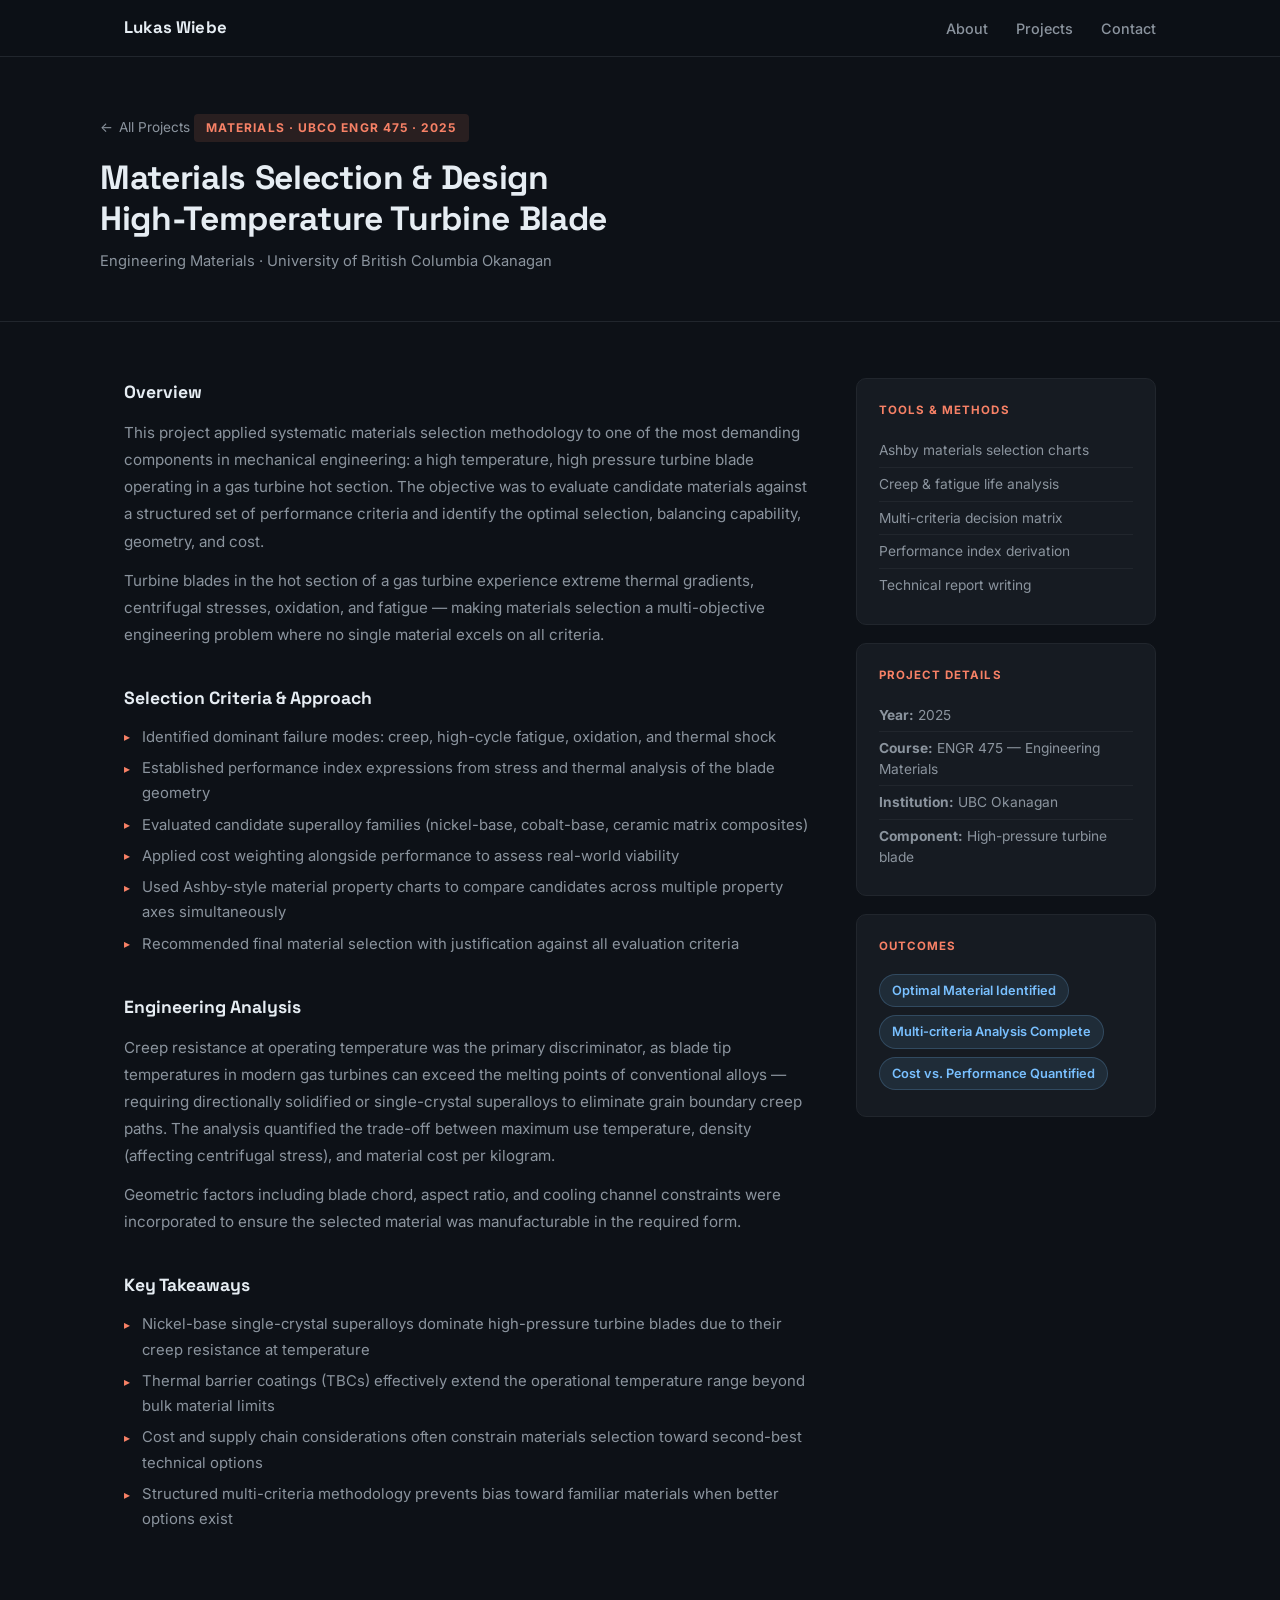
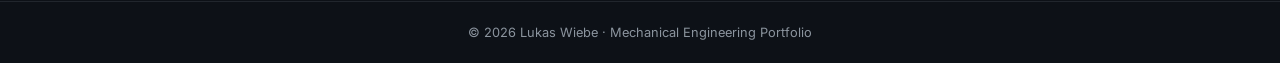
<file: projects/materials-selection.html>
<!DOCTYPE html>
<html lang="en">
<head>
  <meta charset="UTF-8">
  <meta name="viewport" content="width=device-width, initial-scale=1.0">
  <title>Materials Selection &amp; Design — Lukas Wiebe</title>
  <link rel="stylesheet" href="../style.css">
</head>
<body>

  <nav class="site-nav">
    <div class="nav-inner">
      <a class="nav-brand" href="../index.html">Lukas Wiebe</a>
      <ul class="nav-links">
        <li><a href="../index.html#about">About</a></li>
        <li><a href="../index.html#projects">Projects</a></li>
        <li><a href="../index.html#contact">Contact</a></li>
      </ul>
    </div>
  </nav>

  <div class="page-header">
    <div class="section-inner">
      <a class="back-link" href="../index.html#projects">All Projects</a>
      <div class="context-tag">Materials · UBCO ENGR 475 · 2025</div>
      <h1>Materials Selection &amp; Design<br>High-Temperature Turbine Blade</h1>
      <p class="header-sub">Engineering Materials · University of British Columbia Okanagan</p>
    </div>
  </div>

  <div class="detail-body">

    <div class="detail-main">

      <h2>Overview</h2>
      <p>
        This project applied systematic materials selection methodology to one of the most demanding
        components in mechanical engineering: a high temperature, high pressure turbine blade operating
        in a gas turbine hot section. The objective was to evaluate candidate materials against a
        structured set of performance criteria and identify the optimal selection, balancing capability,
        geometry, and cost.
      </p>
      <p>
        Turbine blades in the hot section of a gas turbine experience extreme thermal gradients,
        centrifugal stresses, oxidation, and fatigue — making materials selection a multi-objective
        engineering problem where no single material excels on all criteria.
      </p>

      <h2>Selection Criteria &amp; Approach</h2>
      <ul>
        <li>Identified dominant failure modes: creep, high-cycle fatigue, oxidation, and thermal shock</li>
        <li>Established performance index expressions from stress and thermal analysis of the blade geometry</li>
        <li>Evaluated candidate superalloy families (nickel-base, cobalt-base, ceramic matrix composites)</li>
        <li>Applied cost weighting alongside performance to assess real-world viability</li>
        <li>Used Ashby-style material property charts to compare candidates across multiple property axes simultaneously</li>
        <li>Recommended final material selection with justification against all evaluation criteria</li>
      </ul>

      <h2>Engineering Analysis</h2>
      <p>
        Creep resistance at operating temperature was the primary discriminator, as blade tip temperatures
        in modern gas turbines can exceed the melting points of conventional alloys — requiring directionally
        solidified or single-crystal superalloys to eliminate grain boundary creep paths. The analysis
        quantified the trade-off between maximum use temperature, density (affecting centrifugal stress),
        and material cost per kilogram.
      </p>
      <p>
        Geometric factors including blade chord, aspect ratio, and cooling channel constraints were
        incorporated to ensure the selected material was manufacturable in the required form.
      </p>

      <h2>Key Takeaways</h2>
      <ul>
        <li>Nickel-base single-crystal superalloys dominate high-pressure turbine blades due to their creep resistance at temperature</li>
        <li>Thermal barrier coatings (TBCs) effectively extend the operational temperature range beyond bulk material limits</li>
        <li>Cost and supply chain considerations often constrain materials selection toward second-best technical options</li>
        <li>Structured multi-criteria methodology prevents bias toward familiar materials when better options exist</li>
      </ul>

    </div>

    <div class="detail-sidebar">

      <div class="sidebar-card">
        <h3>Tools &amp; Methods</h3>
        <ul>
          <li>Ashby materials selection charts</li>
          <li>Creep &amp; fatigue life analysis</li>
          <li>Multi-criteria decision matrix</li>
          <li>Performance index derivation</li>
          <li>Technical report writing</li>
        </ul>
      </div>

      <div class="sidebar-card">
        <h3>Project Details</h3>
        <ul>
          <li><strong>Year:</strong> 2025</li>
          <li><strong>Course:</strong> ENGR 475 — Engineering Materials</li>
          <li><strong>Institution:</strong> UBC Okanagan</li>
          <li><strong>Component:</strong> High-pressure turbine blade</li>
        </ul>
      </div>

      <div class="sidebar-card">
        <h3>Outcomes</h3>
        <span class="outcome-badge">Optimal Material Identified</span>
        <span class="outcome-badge">Multi-criteria Analysis Complete</span>
        <span class="outcome-badge">Cost vs. Performance Quantified</span>
      </div>

    </div>

  </div>

  <footer>
    <p>© 2026 Lukas Wiebe · Mechanical Engineering Portfolio</p>
  </footer>

</body>
</html>
</file>
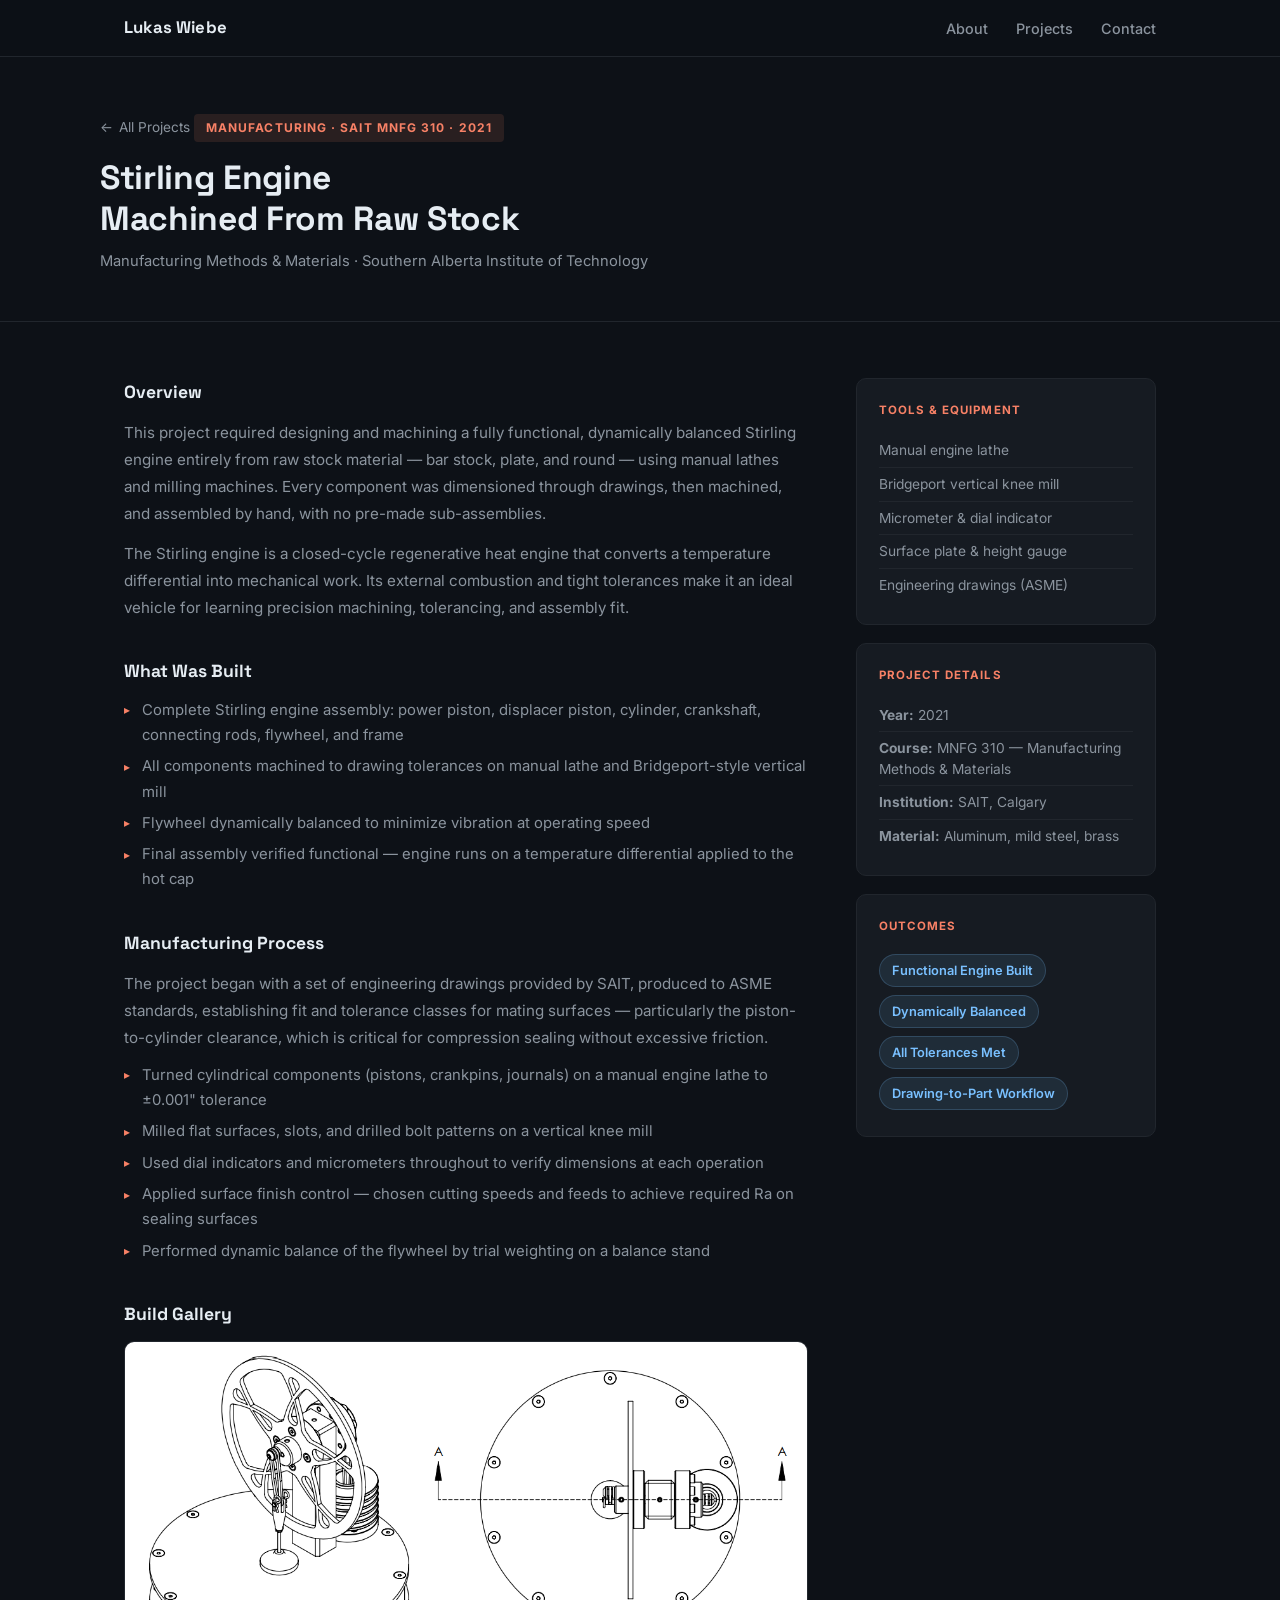
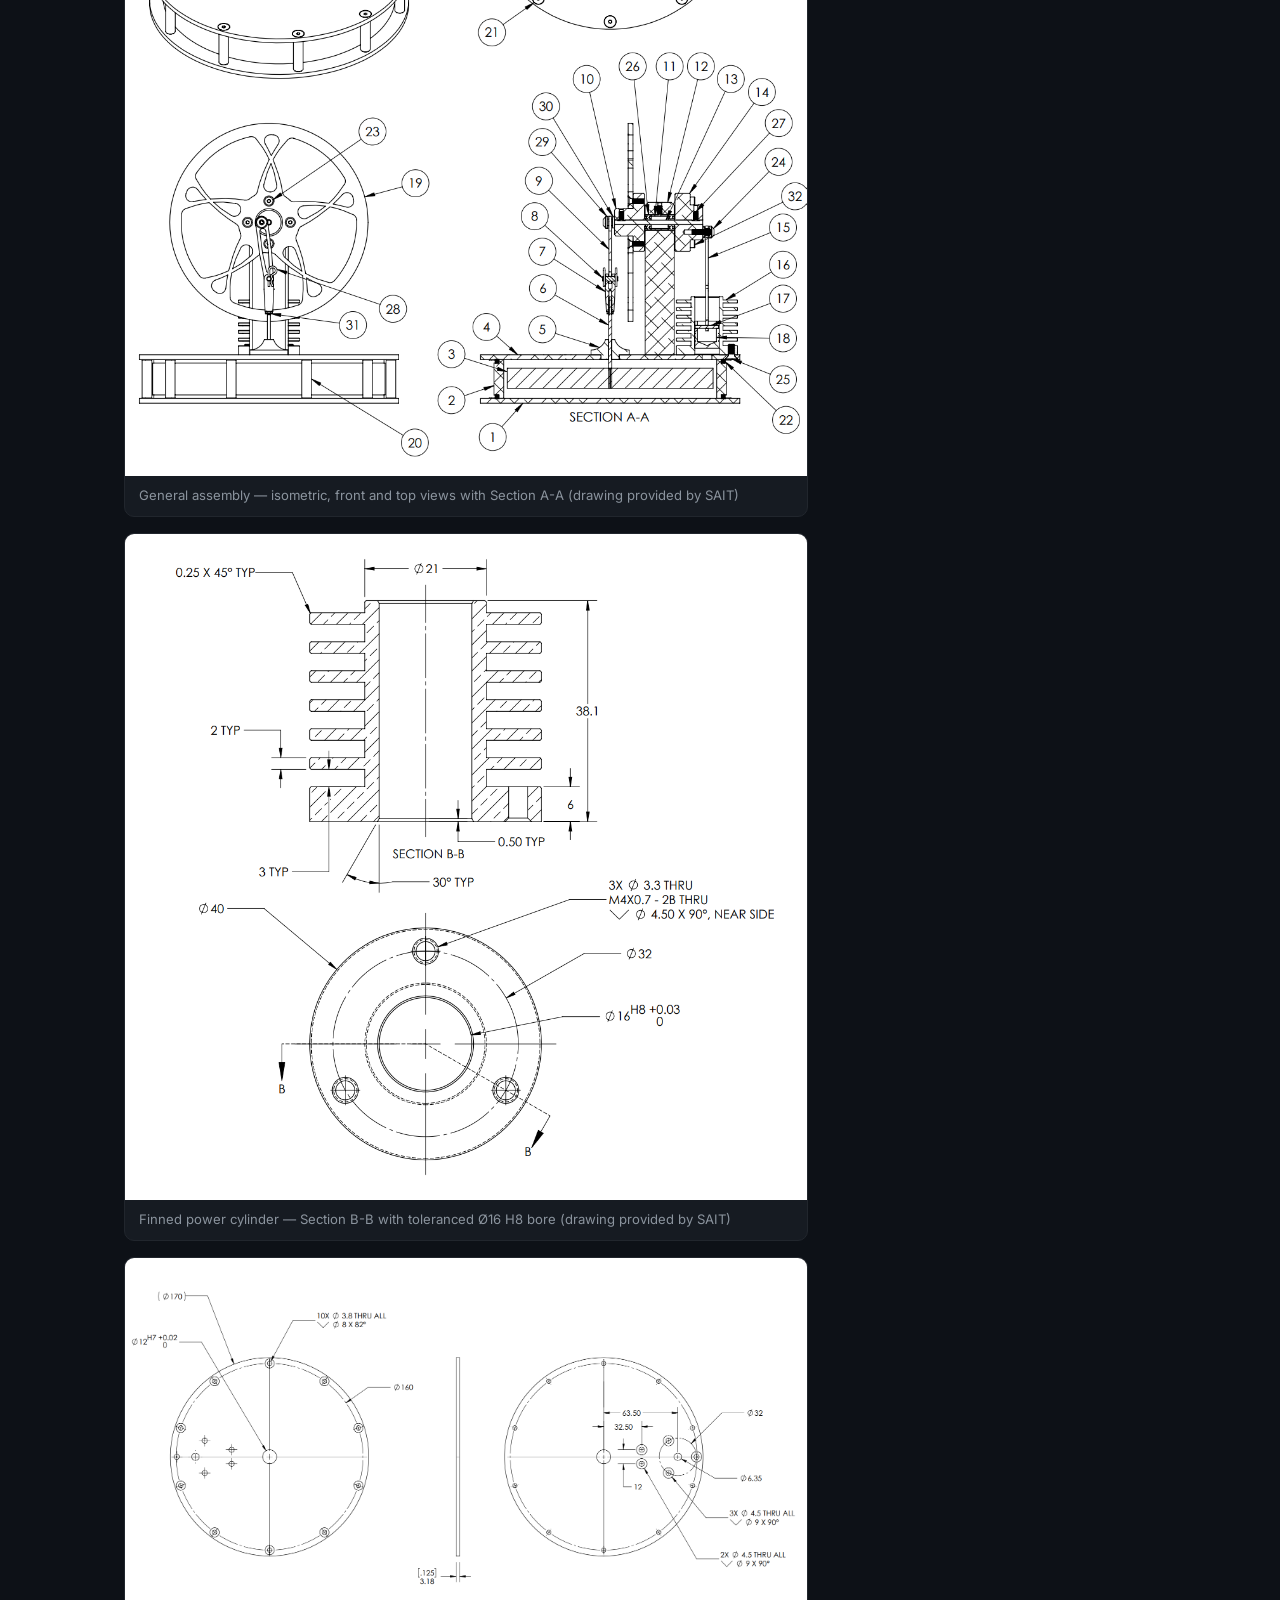
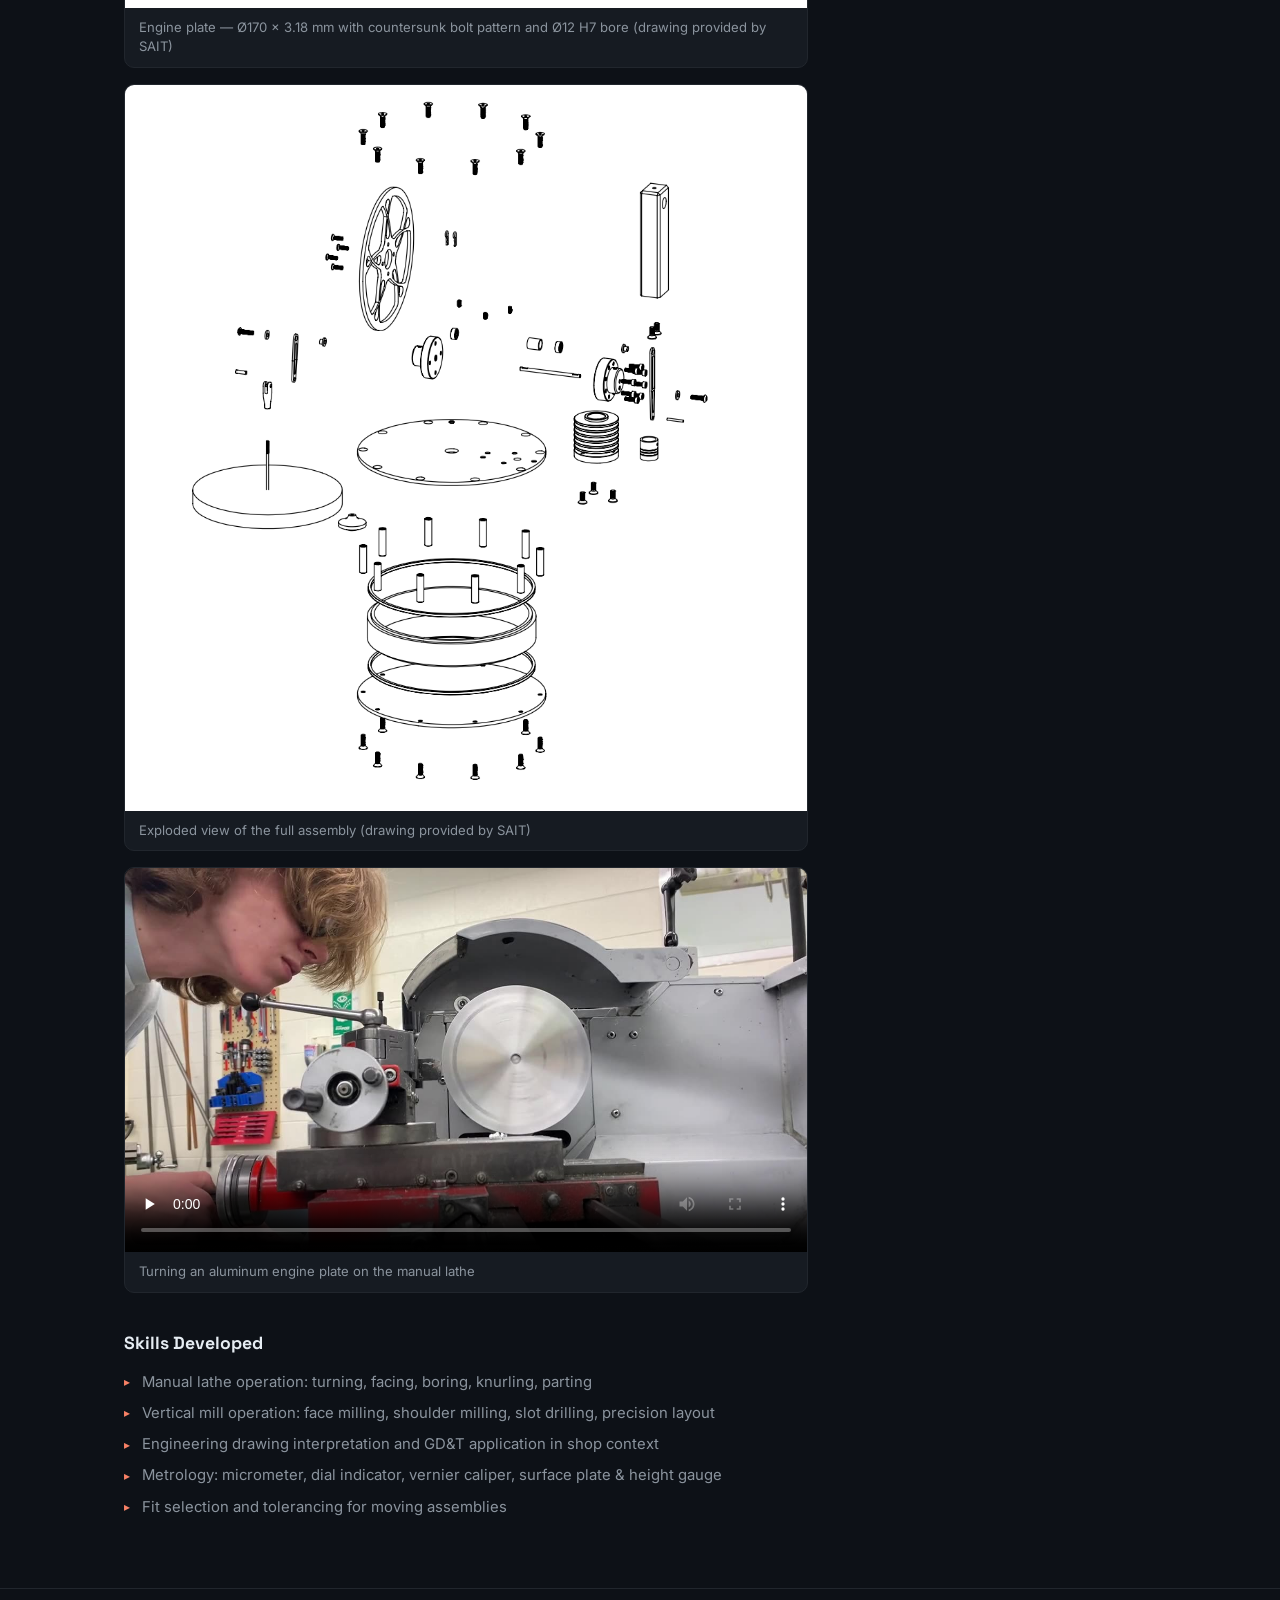
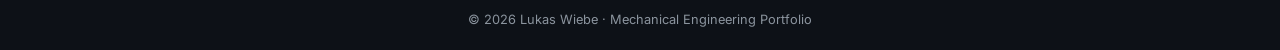
<file: projects/stirling-engine.html>
<!DOCTYPE html>
<html lang="en">
<head>
  <meta charset="UTF-8">
  <meta name="viewport" content="width=device-width, initial-scale=1.0">
  <title>Stirling Engine — Lukas Wiebe</title>
  <link rel="stylesheet" href="../style.css">
</head>
<body>

  <nav class="site-nav">
    <div class="nav-inner">
      <a class="nav-brand" href="../index.html">Lukas Wiebe</a>
      <ul class="nav-links">
        <li><a href="../index.html#about">About</a></li>
        <li><a href="../index.html#projects">Projects</a></li>
        <li><a href="../index.html#contact">Contact</a></li>
      </ul>
    </div>
  </nav>

  <div class="page-header">
    <div class="section-inner">
      <a class="back-link" href="../index.html#projects">All Projects</a>
      <div class="context-tag">Manufacturing · SAIT MNFG 310 · 2021</div>
      <h1>Stirling Engine<br>Machined From Raw Stock</h1>
      <p class="header-sub">Manufacturing Methods &amp; Materials · Southern Alberta Institute of Technology</p>
    </div>
  </div>

  <div class="detail-body">

    <div class="detail-main">

      <h2>Overview</h2>
      <p>
        This project required designing and machining a fully functional, dynamically balanced Stirling
        engine entirely from raw stock material — bar stock, plate, and round — using manual lathes and
        milling machines. Every component was dimensioned through drawings, then machined, and assembled by hand,
        with no pre-made sub-assemblies.
      </p>
      <p>
        The Stirling engine is a closed-cycle regenerative heat engine that converts a temperature
        differential into mechanical work. Its external combustion and tight tolerances make it an ideal
        vehicle for learning precision machining, tolerancing, and assembly fit.
      </p>

      <h2>What Was Built</h2>
      <ul>
        <li>Complete Stirling engine assembly: power piston, displacer piston, cylinder, crankshaft, connecting rods, flywheel, and frame</li>
        <li>All components machined to drawing tolerances on manual lathe and Bridgeport-style vertical mill</li>
        <li>Flywheel dynamically balanced to minimize vibration at operating speed</li>
        <li>Final assembly verified functional — engine runs on a temperature differential applied to the hot cap</li>
      </ul>

      <h2>Manufacturing Process</h2>
      <p>
        The project began with a set of engineering drawings provided by SAIT, produced to ASME standards,
        establishing fit and tolerance classes for mating surfaces — particularly the piston-to-cylinder clearance, which
        is critical for compression sealing without excessive friction.
      </p>
      <ul>
        <li>Turned cylindrical components (pistons, crankpins, journals) on a manual engine lathe to ±0.001&quot; tolerance</li>
        <li>Milled flat surfaces, slots, and drilled bolt patterns on a vertical knee mill</li>
        <li>Used dial indicators and micrometers throughout to verify dimensions at each operation</li>
        <li>Applied surface finish control — chosen cutting speeds and feeds to achieve required Ra on sealing surfaces</li>
        <li>Performed dynamic balance of the flywheel by trial weighting on a balance stand</li>
      </ul>

      <h2>Build Gallery</h2>
      <div class="media-grid">
        <figure class="media-item media-wide">
          <a href="media/stirling-engine-1-general-assembly.png" target="_blank" rel="noopener">
            <img src="media/stirling-engine-1-general-assembly.png" alt="General assembly drawing of the Stirling engine with isometric, front and top views, Section A-A and 32 numbered part balloons" loading="lazy">
          </a>
          <figcaption>General assembly — isometric, front and top views with Section A-A (drawing provided by SAIT)</figcaption>
        </figure>
        <figure class="media-item media-wide">
          <a href="media/stirling-engine-2-finned-cylinder.png" target="_blank" rel="noopener">
            <img src="media/stirling-engine-2-finned-cylinder.png" alt="Detail drawing of the finned power cylinder with Section B-B, cooling fins and a toleranced 16 mm H8 bore" loading="lazy">
          </a>
          <figcaption>Finned power cylinder — Section B-B with toleranced Ø16 H8 bore (drawing provided by SAIT)</figcaption>
        </figure>
        <figure class="media-item media-wide">
          <a href="media/stirling-engine-3-engine-plate.png" target="_blank" rel="noopener">
            <img src="media/stirling-engine-3-engine-plate.png" alt="Detail drawing of the 170 mm diameter engine plate showing the countersunk bolt pattern, 12 mm H7 centre bore and cylinder mounting holes" loading="lazy">
          </a>
          <figcaption>Engine plate — Ø170 × 3.18 mm with countersunk bolt pattern and Ø12 H7 bore (drawing provided by SAIT)</figcaption>
        </figure>
        <figure class="media-item media-wide">
          <a href="media/stirling-engine-4-exploded-view.png" target="_blank" rel="noopener">
            <img src="media/stirling-engine-4-exploded-view.png" alt="Exploded view drawing of the Stirling engine assembly" loading="lazy">
          </a>
          <figcaption>Exploded view of the full assembly (drawing provided by SAIT)</figcaption>
        </figure>
        <figure class="media-item media-wide">
          <video controls playsinline preload="none" poster="media/stirling-engine-machining-poster.jpg">
            <source src="media/stirling-engine-machining.mp4" type="video/mp4">
          </video>
          <figcaption>Turning an aluminum engine plate on the manual lathe</figcaption>
        </figure>
      </div>

      <h2>Skills Developed</h2>
      <ul>
        <li>Manual lathe operation: turning, facing, boring, knurling, parting</li>
        <li>Vertical mill operation: face milling, shoulder milling, slot drilling, precision layout</li>
        <li>Engineering drawing interpretation and GD&amp;T application in shop context</li>
        <li>Metrology: micrometer, dial indicator, vernier caliper, surface plate &amp; height gauge</li>
        <li>Fit selection and tolerancing for moving assemblies</li>
      </ul>

    </div>

    <div class="detail-sidebar">

      <div class="sidebar-card">
        <h3>Tools &amp; Equipment</h3>
        <ul>
          <li>Manual engine lathe</li>
          <li>Bridgeport vertical knee mill</li>
          <li>Micrometer &amp; dial indicator</li>
          <li>Surface plate &amp; height gauge</li>
          <li>Engineering drawings (ASME)</li>
        </ul>
      </div>

      <div class="sidebar-card">
        <h3>Project Details</h3>
        <ul>
          <li><strong>Year:</strong> 2021</li>
          <li><strong>Course:</strong> MNFG 310 — Manufacturing Methods &amp; Materials</li>
          <li><strong>Institution:</strong> SAIT, Calgary</li>
          <li><strong>Material:</strong> Aluminum, mild steel, brass</li>
        </ul>
      </div>

      <div class="sidebar-card">
        <h3>Outcomes</h3>
        <span class="outcome-badge">Functional Engine Built</span>
        <span class="outcome-badge">Dynamically Balanced</span>
        <span class="outcome-badge">All Tolerances Met</span>
        <span class="outcome-badge">Drawing-to-Part Workflow</span>
      </div>

    </div>

  </div>

  <footer>
    <p>© 2026 Lukas Wiebe · Mechanical Engineering Portfolio</p>
  </footer>

</body>
</html>
</file>
<file: style.css>
@import url('https://fonts.googleapis.com/css2?family=Space+Grotesk:wght@500;600;700&family=Inter:wght@300;400;500&display=swap');

*, *::before, *::after {
  box-sizing: border-box;
  margin: 0;
  padding: 0;
}

:root {
  --bg:       #0d1117;
  --surface:  #161b22;
  --border:   #21262d;
  --text:     #e6edf3;
  --muted:    #8b949e;
  --accent:   #f78166;
  --accent2:  #79c0ff;
  --max-w:    1080px;
}

html { scroll-behavior: smooth; }

body {
  background: var(--bg);
  color: var(--text);
  font-family: 'Inter', -apple-system, BlinkMacSystemFont, 'Segoe UI', sans-serif;
  font-size: 16px;
  line-height: 1.65;
  -webkit-font-smoothing: antialiased;
}

a {
  color: var(--accent2);
  text-decoration: none;
}

a:hover {
  text-decoration: underline;
}

/* ─── NAV ─── */
.site-nav {
  position: sticky;
  top: 0;
  z-index: 100;
  background: rgba(13,17,23,0.88);
  backdrop-filter: blur(14px);
  -webkit-backdrop-filter: blur(14px);
  border-bottom: 1px solid var(--border);
}

.nav-inner {
  max-width: var(--max-w);
  margin: 0 auto;
  padding: 0 24px;
  display: flex;
  align-items: center;
  justify-content: space-between;
  height: 56px;
}

.nav-brand {
  color: var(--text);
  font-family: 'Space Grotesk', sans-serif;
  font-weight: 700;
  font-size: 1.05rem;
  letter-spacing: 0.01em;
  text-decoration: none;
}

.nav-links {
  display: flex;
  gap: 28px;
  list-style: none;
}

.nav-links a {
  color: var(--muted);
  font-size: 0.9rem;
  font-weight: 500;
  text-decoration: none;
  transition: color 0.15s;
}

.nav-links a:hover {
  color: var(--text);
  text-decoration: none;
}

/* ─── HERO ─── */
.hero {
  background: var(--bg);
  padding: 88px 24px 72px;
  text-align: center;
  position: relative;
  overflow: hidden;
  min-height: calc(100vh - 56px);
  display: flex;
  flex-direction: column;
  align-items: center;
  justify-content: center;
}

/* engineering grid overlay */
.hero::before {
  content: '';
  position: absolute;
  inset: 0;
  background-image:
    linear-gradient(rgba(247,129,102,0.045) 1px, transparent 1px),
    linear-gradient(90deg, rgba(247,129,102,0.045) 1px, transparent 1px);
  background-size: 40px 40px;
  pointer-events: none;
  z-index: 0;
}

.hero-content {
  position: relative;
  z-index: 1;
  max-width: 640px;
  margin: 0 auto;
}

.hero h1 {
  font-family: 'Space Grotesk', sans-serif;
  font-size: clamp(2.4rem, 5vw, 3.6rem);
  font-weight: 700;
  letter-spacing: -0.02em;
  line-height: 1.1;
  color: var(--text);
  margin-bottom: 12px;
}

.hero .subtitle {
  font-family: 'Space Grotesk', sans-serif;
  font-size: 1.15rem;
  color: var(--accent2);
  margin-bottom: 14px;
  font-weight: 500;
}

.hero .tagline {
  font-size: 0.97rem;
  color: var(--muted);
  max-width: 520px;
  margin: 0 auto 36px;
  line-height: 1.7;
}

/* ─── TURBINE ─── */
.hero-turbine {
  position: absolute;
  right: -20px;
  top: 50%;
  transform: translateY(-50%);
  opacity: 0.10;
  width: min(520px, 44vw);
  pointer-events: none;
  z-index: 0;
}

.spin-slow {
  animation: spin 28s linear infinite;
  transform-box: fill-box;
  transform-origin: 50% 50%;
}

@keyframes spin {
  to { transform: rotate(360deg); }
}

/* ─── BUTTONS ─── */
.btn {
  display: inline-block;
  padding: 11px 26px;
  border-radius: 6px;
  font-family: 'Space Grotesk', sans-serif;
  font-size: 0.9rem;
  font-weight: 600;
  transition: background 0.15s, border-color 0.15s;
  text-decoration: none;
}

.btn-primary {
  background: var(--accent);
  color: #0d1117;
  margin-right: 12px;
}

.btn-primary:hover {
  background: #ff9080;
  text-decoration: none;
}

.btn-outline {
  border: 1px solid var(--border);
  color: var(--text);
}

.btn-outline:hover {
  border-color: var(--muted);
  text-decoration: none;
}

/* ─── SECTIONS ─── */
.section {
  padding: 68px 24px;
}

.section-inner {
  max-width: var(--max-w);
  margin: 0 auto;
}

.section-alt {
  background: var(--surface);
}

.section-title {
  font-family: 'Space Grotesk', sans-serif;
  font-size: 1.55rem;
  font-weight: 700;
  color: var(--text);
  margin-bottom: 8px;
  letter-spacing: -0.01em;
}

.section-divider {
  width: 40px;
  height: 3px;
  background: var(--accent);
  border-radius: 2px;
  margin-bottom: 36px;
}

/* ─── ABOUT ─── */
.about-text {
  max-width: 740px;
  font-size: 1.02rem;
  color: var(--muted);
  line-height: 1.8;
}

/* ─── SKILLS ─── */
.skills-grid {
  display: grid;
  grid-template-columns: repeat(auto-fit, minmax(200px, 1fr));
  gap: 14px;
}

.skill-card {
  background: var(--bg);
  border: 1px solid var(--border);
  border-radius: 8px;
  padding: 20px;
  transition: border-color 0.2s, transform 0.15s;
}

.skill-card:hover {
  border-color: var(--accent2);
  transform: translateY(-2px);
}

.skill-label {
  font-size: 0.75rem;
  font-weight: 700;
  letter-spacing: 0.1em;
  text-transform: uppercase;
  color: var(--accent);
  margin-bottom: 8px;
}

.skill-items {
  font-size: 0.88rem;
  color: var(--muted);
  line-height: 1.6;
}

/* ─── EDUCATION ─── */
.edu-list {
  display: flex;
  flex-direction: column;
  gap: 20px;
}

.edu-item {
  display: flex;
  gap: 18px;
  align-items: flex-start;
  padding: 18px;
  background: var(--bg);
  border: 1px solid var(--border);
  border-radius: 8px;
  transition: border-color 0.2s;
}

.edu-item:hover {
  border-color: var(--accent);
}

.edu-dot {
  width: 10px;
  height: 10px;
  background: var(--accent);
  border-radius: 50%;
  margin-top: 7px;
  flex-shrink: 0;
}

.edu-year {
  font-family: 'Space Grotesk', sans-serif;
  font-size: 0.78rem;
  color: var(--accent);
  font-weight: 700;
  letter-spacing: 0.04em;
  margin-bottom: 2px;
}

.edu-degree {
  font-weight: 600;
  font-size: 0.97rem;
  color: var(--text);
}

.edu-school {
  font-size: 0.88rem;
  color: var(--muted);
  margin-bottom: 4px;
}

.edu-notes {
  font-size: 0.85rem;
  color: var(--muted);
  line-height: 1.55;
  margin-top: 4px;
}

/* ─── PROJECT CARDS ─── */
.project-grid {
  display: grid;
  grid-template-columns: repeat(auto-fit, minmax(240px, 1fr));
  gap: 20px;
}

.project-card {
  background: var(--bg);
  border: 1px solid var(--border);
  border-radius: 10px;
  padding: 26px;
  display: flex;
  flex-direction: column;
  transition: border-color 0.2s, transform 0.15s, box-shadow 0.2s;
}

.project-card:hover {
  border-color: var(--accent);
  transform: translateY(-2px);
  box-shadow: 0 6px 28px rgba(247,129,102,0.08);
}

.project-tag {
  display: inline-block;
  background: rgba(247,129,102,0.12);
  color: var(--accent);
  font-size: 0.72rem;
  font-weight: 700;
  text-transform: uppercase;
  letter-spacing: 0.09em;
  padding: 3px 10px;
  border-radius: 4px;
  margin-bottom: 14px;
  align-self: flex-start;
}

.project-card h3 {
  font-family: 'Space Grotesk', sans-serif;
  font-size: 1.02rem;
  font-weight: 700;
  color: var(--text);
  margin-bottom: 6px;
  line-height: 1.35;
}

.project-card .project-year {
  font-size: 0.8rem;
  color: var(--muted);
  margin-bottom: 12px;
}

.project-card p {
  font-size: 0.88rem;
  color: var(--muted);
  line-height: 1.65;
  flex: 1;
  margin-bottom: 20px;
}

.project-card .card-link {
  font-size: 0.85rem;
  font-weight: 600;
  color: var(--accent2);
  display: inline-flex;
  align-items: center;
  gap: 4px;
  text-decoration: none;
}

.project-card .card-link:hover {
  text-decoration: underline;
}

.card-link::after {
  content: '→';
}

/* ─── CONTACT ─── */
.contact-grid {
  display: grid;
  grid-template-columns: repeat(auto-fit, minmax(180px, 1fr));
  gap: 16px;
  margin-top: 8px;
}

.contact-item {
  background: var(--surface);
  border: 1px solid var(--border);
  border-radius: 8px;
  padding: 18px;
  transition: border-color 0.2s;
}

.contact-item:hover {
  border-color: var(--accent2);
}

.contact-item .contact-type {
  font-size: 0.72rem;
  font-weight: 700;
  letter-spacing: 0.09em;
  text-transform: uppercase;
  color: var(--accent);
  margin-bottom: 6px;
}

.contact-item .contact-value {
  font-size: 0.92rem;
  color: var(--text);
  font-weight: 500;
}

/* ─── FOOTER ─── */
footer {
  border-top: 1px solid var(--border);
  color: var(--muted);
  text-align: center;
  font-size: 0.8rem;
  padding: 20px 24px;
  background: var(--bg);
}

/* ─── PROJECT DETAIL PAGES ─── */
.page-header {
  background: var(--bg);
  border-bottom: 1px solid var(--border);
  padding: 56px 24px 48px;
}

.page-header .back-link {
  display: inline-flex;
  align-items: center;
  gap: 6px;
  color: var(--muted);
  font-size: 0.85rem;
  margin-bottom: 20px;
  text-decoration: none;
  transition: color 0.15s;
}

.page-header .back-link:hover {
  color: var(--text);
  text-decoration: none;
}

.page-header .back-link::before {
  content: '←';
}

.page-header .context-tag {
  display: inline-block;
  background: rgba(247,129,102,0.12);
  color: var(--accent);
  font-size: 0.75rem;
  font-weight: 700;
  text-transform: uppercase;
  letter-spacing: 0.09em;
  padding: 4px 12px;
  border-radius: 4px;
  margin-bottom: 14px;
}

.page-header h1 {
  font-family: 'Space Grotesk', sans-serif;
  font-size: clamp(1.6rem, 3.5vw, 2.1rem);
  font-weight: 700;
  line-height: 1.2;
  letter-spacing: -0.01em;
  color: var(--text);
  margin-bottom: 10px;
}

.page-header .header-sub {
  color: var(--muted);
  font-size: 0.92rem;
}

.detail-body {
  max-width: var(--max-w);
  margin: 0 auto;
  padding: 56px 24px;
  display: grid;
  grid-template-columns: 1fr 300px;
  gap: 48px;
  align-items: start;
}

.detail-main h2 {
  font-family: 'Space Grotesk', sans-serif;
  font-size: 1.1rem;
  font-weight: 700;
  color: var(--text);
  margin-bottom: 12px;
  margin-top: 36px;
}

.detail-main h2:first-child {
  margin-top: 0;
}

.detail-main p {
  color: var(--muted);
  font-size: 0.95rem;
  line-height: 1.78;
  margin-bottom: 12px;
}

.detail-main ul {
  list-style: none;
  padding: 0;
  margin-bottom: 12px;
}

.detail-main ul li {
  color: var(--muted);
  font-size: 0.93rem;
  line-height: 1.7;
  padding-left: 18px;
  position: relative;
  margin-bottom: 6px;
}

.detail-main ul li::before {
  content: '▸';
  color: var(--accent);
  position: absolute;
  left: 0;
  font-size: 0.75rem;
  top: 0.22em;
}

.media-grid {
  display: grid;
  grid-template-columns: repeat(2, 1fr);
  gap: 16px;
  margin-bottom: 12px;
}

.media-item {
  margin: 0;
  background: var(--surface);
  border: 1px solid var(--border);
  border-radius: 10px;
  overflow: hidden;
}

.media-item img,
.media-item video {
  display: block;
  width: 100%;
  aspect-ratio: 3 / 4;
  object-fit: cover;
  background: #000;
}

.media-item video {
  object-fit: contain;
}

.media-item.media-wide {
  grid-column: 1 / -1;
}

.media-item.media-wide img {
  aspect-ratio: auto;
}

.media-item.media-wide video {
  aspect-ratio: 16 / 9;
}

.media-item figcaption {
  font-size: 0.82rem;
  color: var(--muted);
  line-height: 1.5;
  padding: 10px 14px;
}

.detail-sidebar {
  position: sticky;
  top: 72px;
}

.sidebar-card {
  background: var(--surface);
  border: 1px solid var(--border);
  border-radius: 10px;
  padding: 22px;
  margin-bottom: 18px;
}

.sidebar-card h3 {
  font-size: 0.72rem;
  font-weight: 700;
  text-transform: uppercase;
  letter-spacing: 0.09em;
  color: var(--accent);
  margin-bottom: 14px;
}

.sidebar-card ul {
  list-style: none;
  padding: 0;
}

.sidebar-card ul li {
  font-size: 0.86rem;
  color: var(--muted);
  padding: 6px 0;
  border-bottom: 1px solid var(--border);
  line-height: 1.5;
}

.sidebar-card ul li:last-child {
  border-bottom: none;
}

.outcome-badge {
  display: inline-block;
  background: rgba(121,192,255,0.1);
  color: var(--accent2);
  border: 1px solid rgba(121,192,255,0.2);
  font-size: 0.8rem;
  font-weight: 600;
  padding: 5px 12px;
  border-radius: 20px;
  margin: 4px 4px 4px 0;
}

/* ─── RESPONSIVE ─── */
@media (max-width: 720px) {
  .hero h1 { font-size: 2.1rem; }

  .hero-turbine { display: none; }

  .detail-body {
    grid-template-columns: 1fr;
  }

  .detail-sidebar {
    position: static;
  }

  .media-grid {
    grid-template-columns: 1fr;
  }

  .nav-links {
    gap: 16px;
  }
}
</file>
